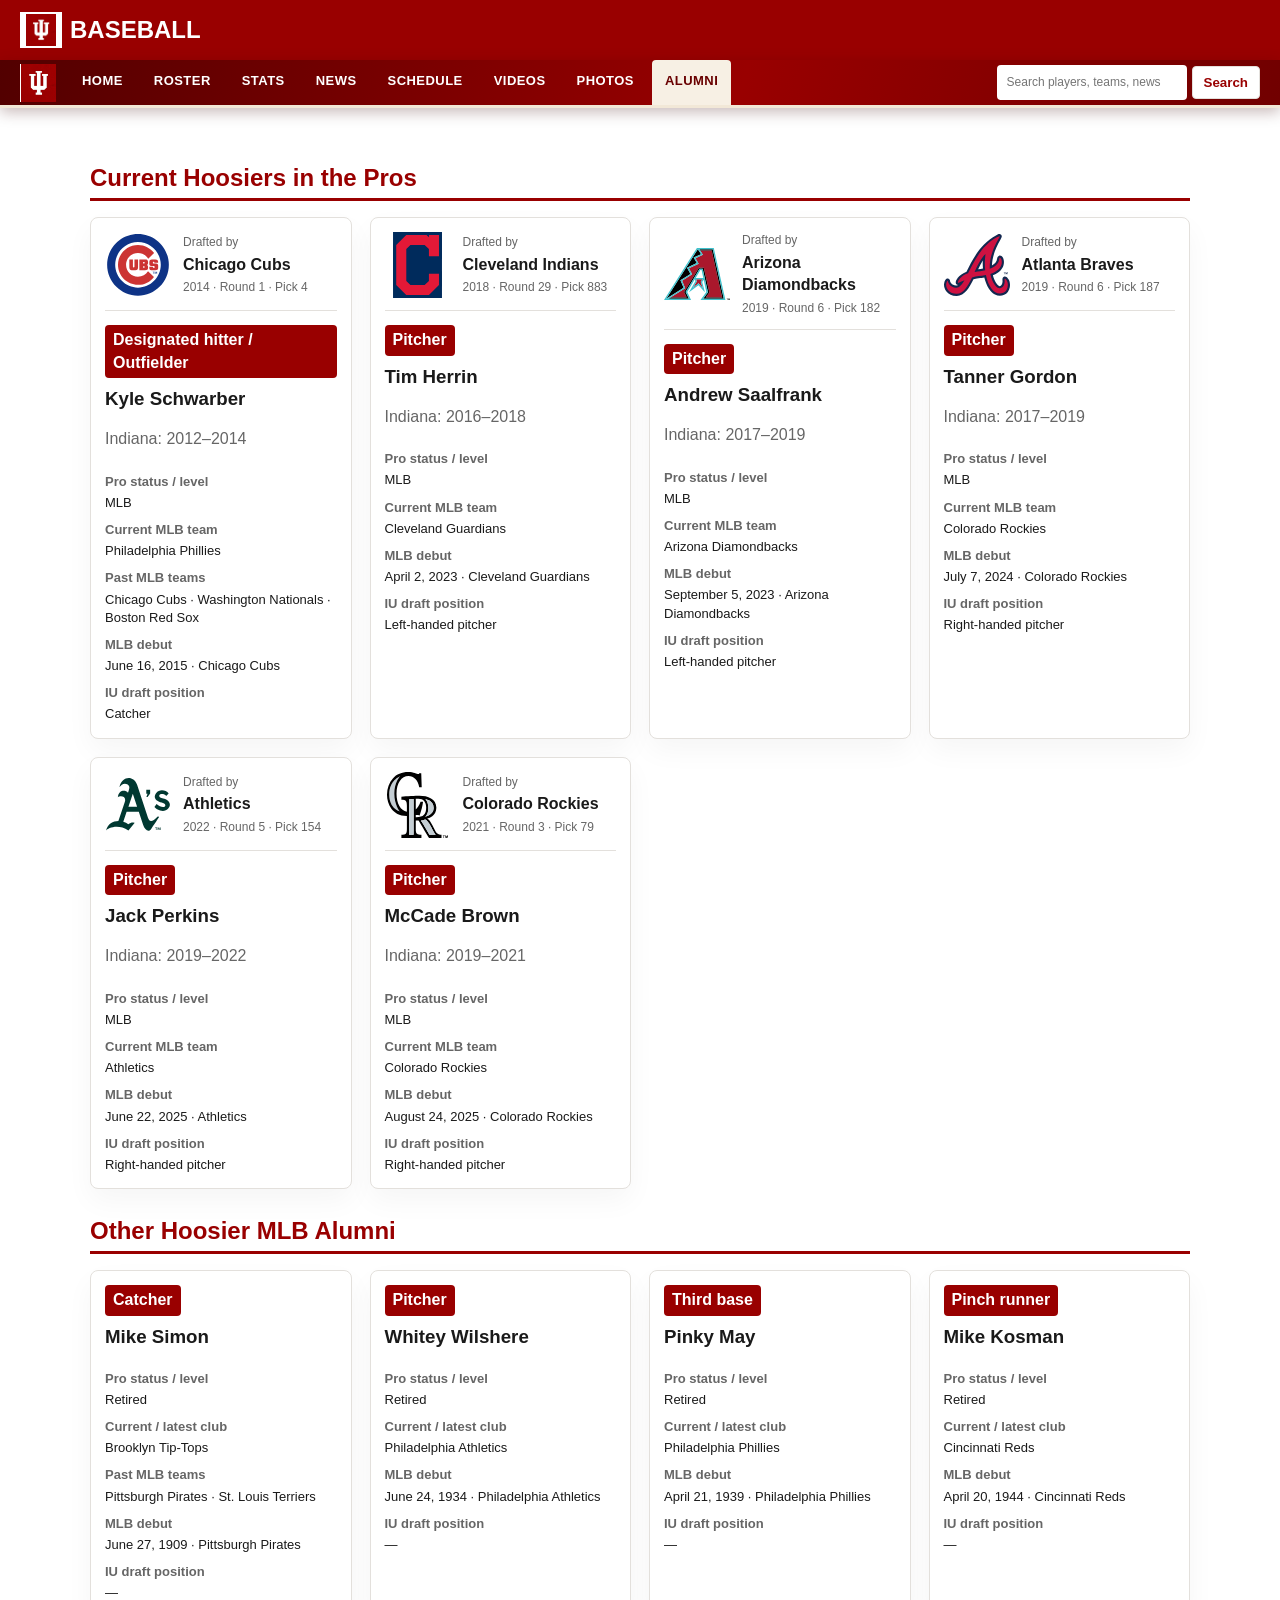
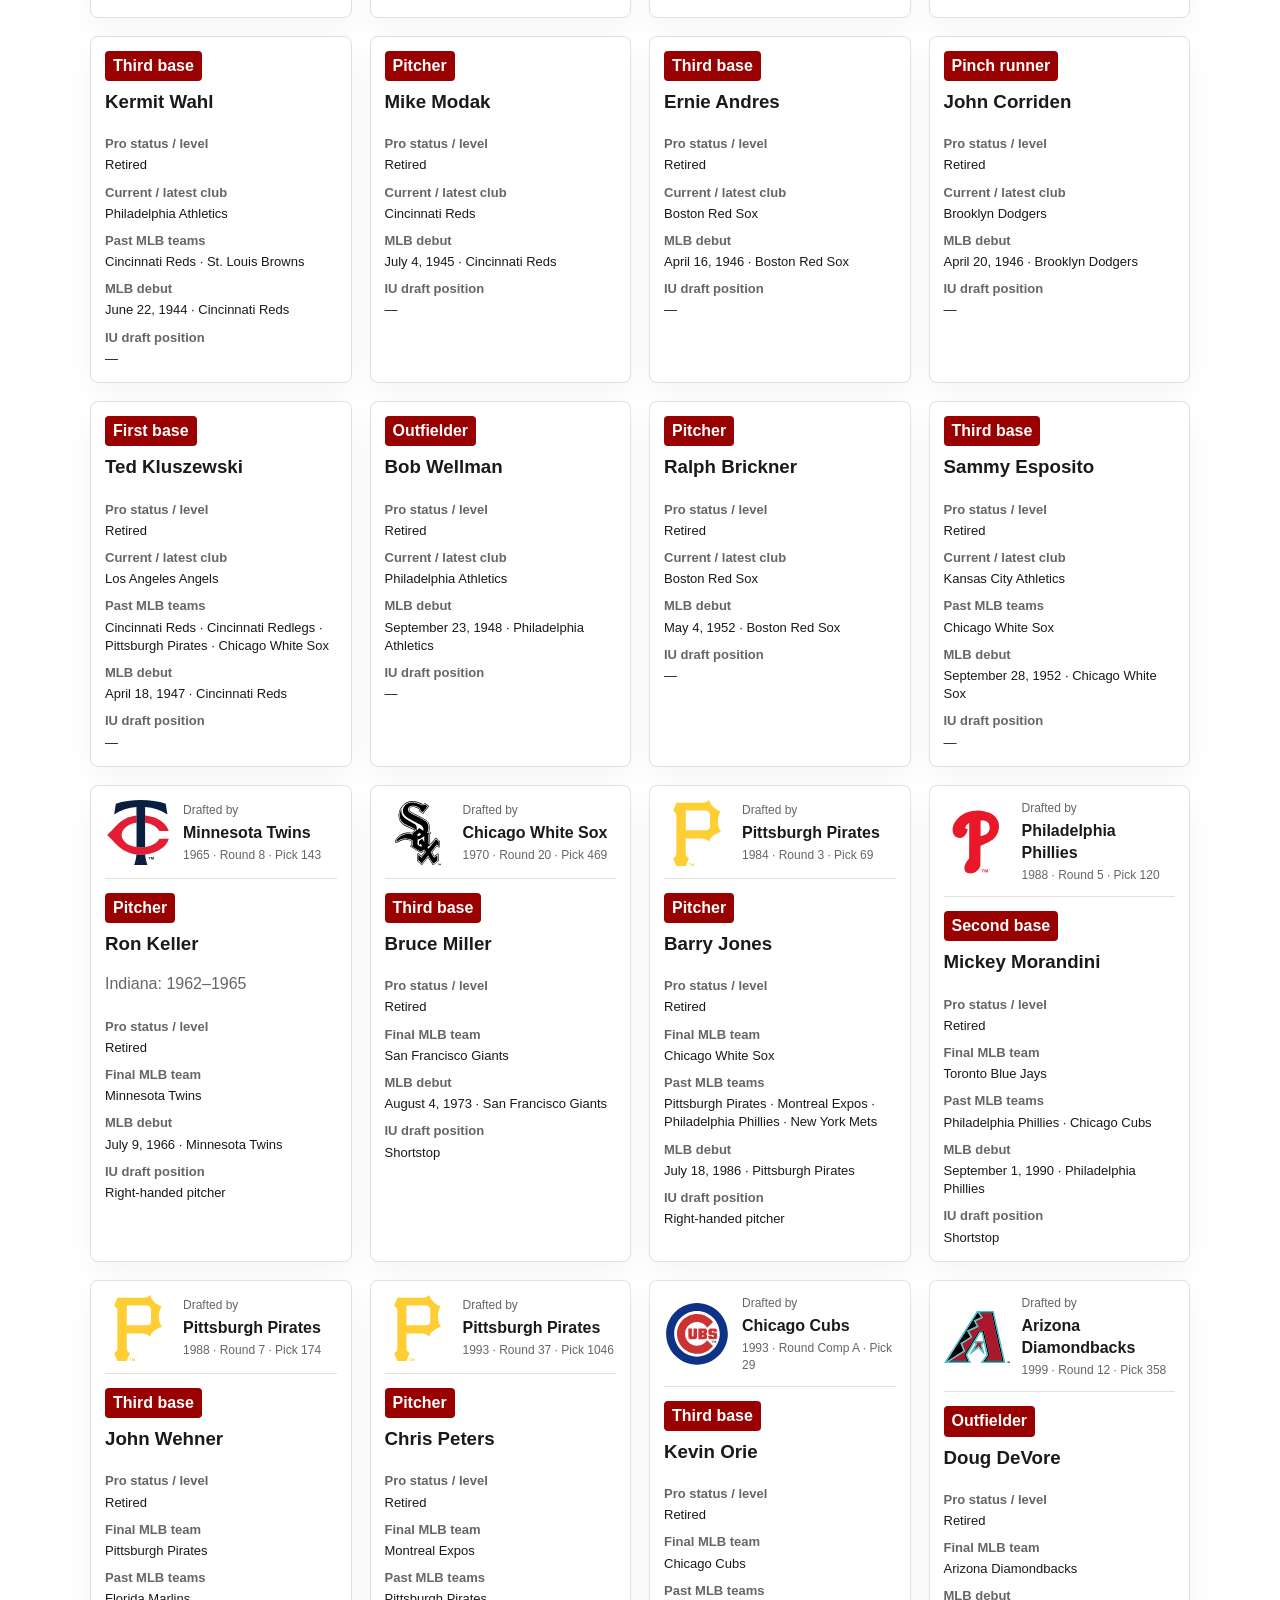
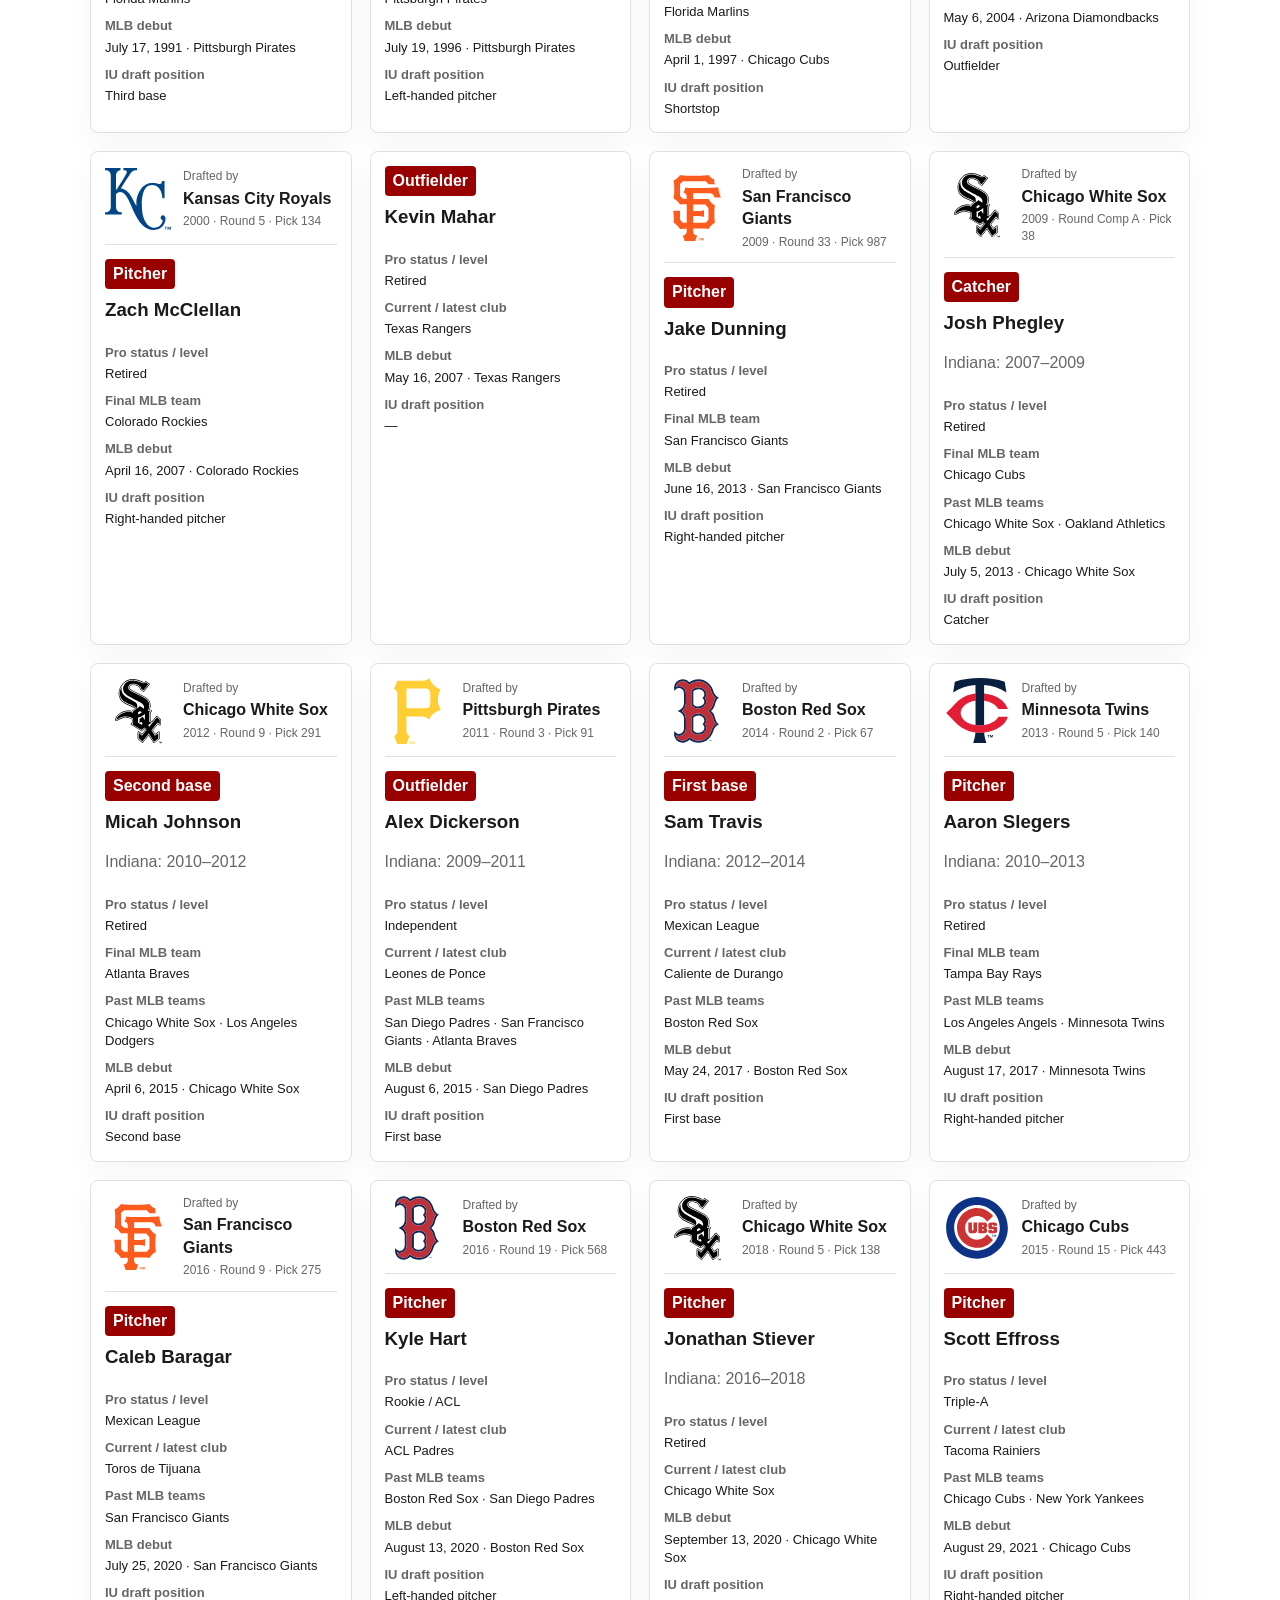
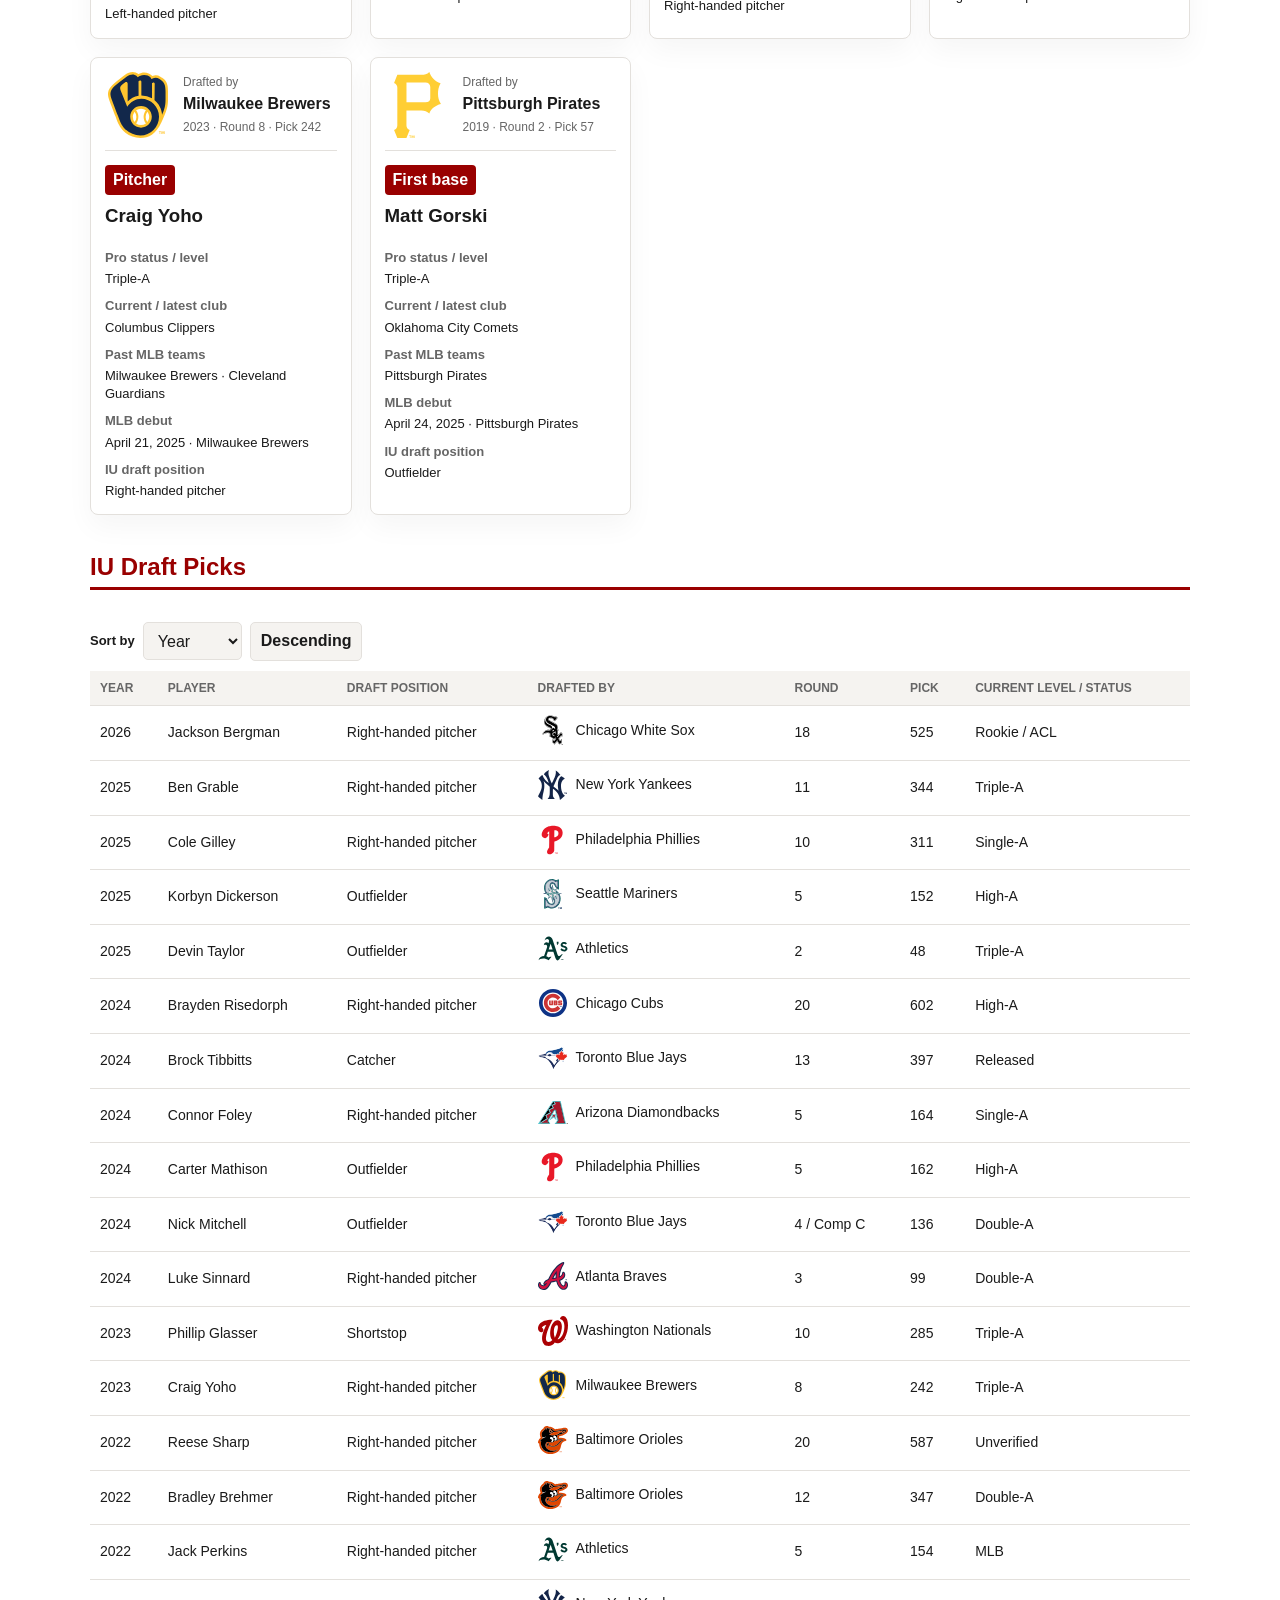
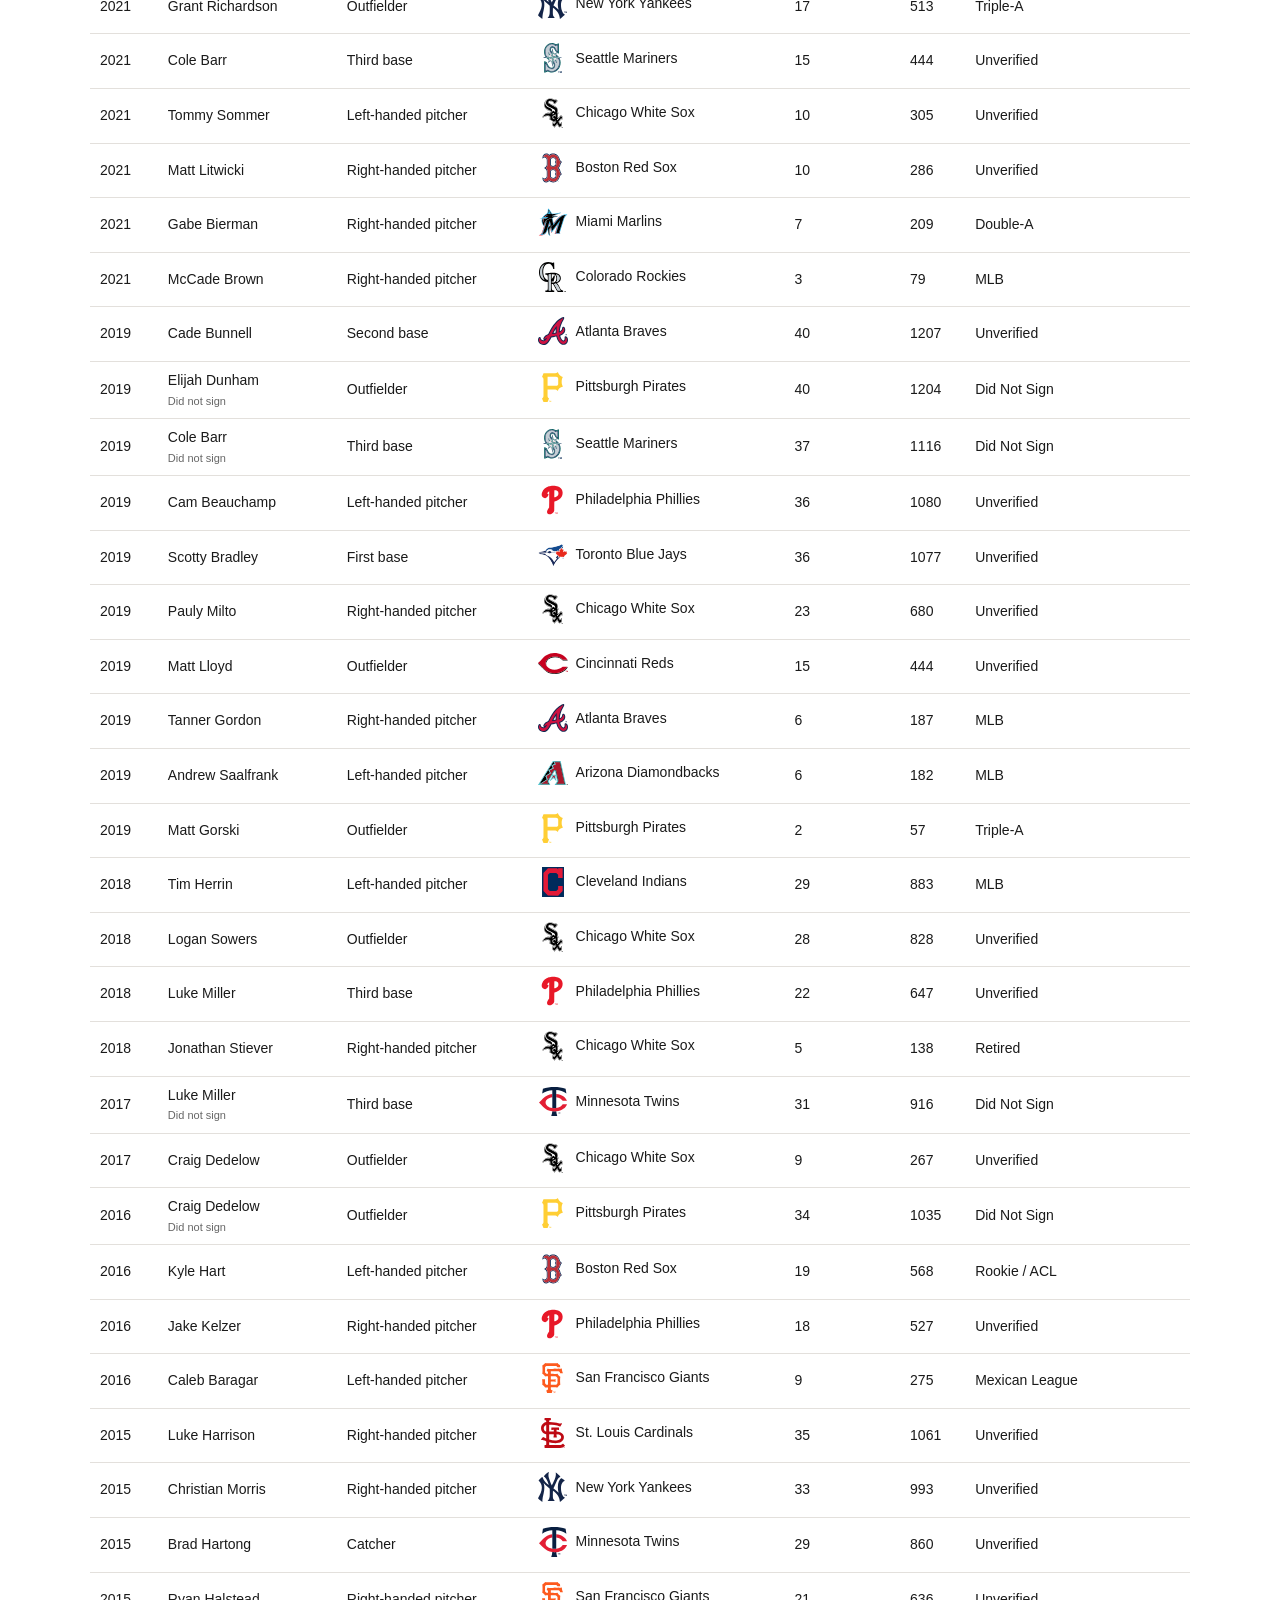
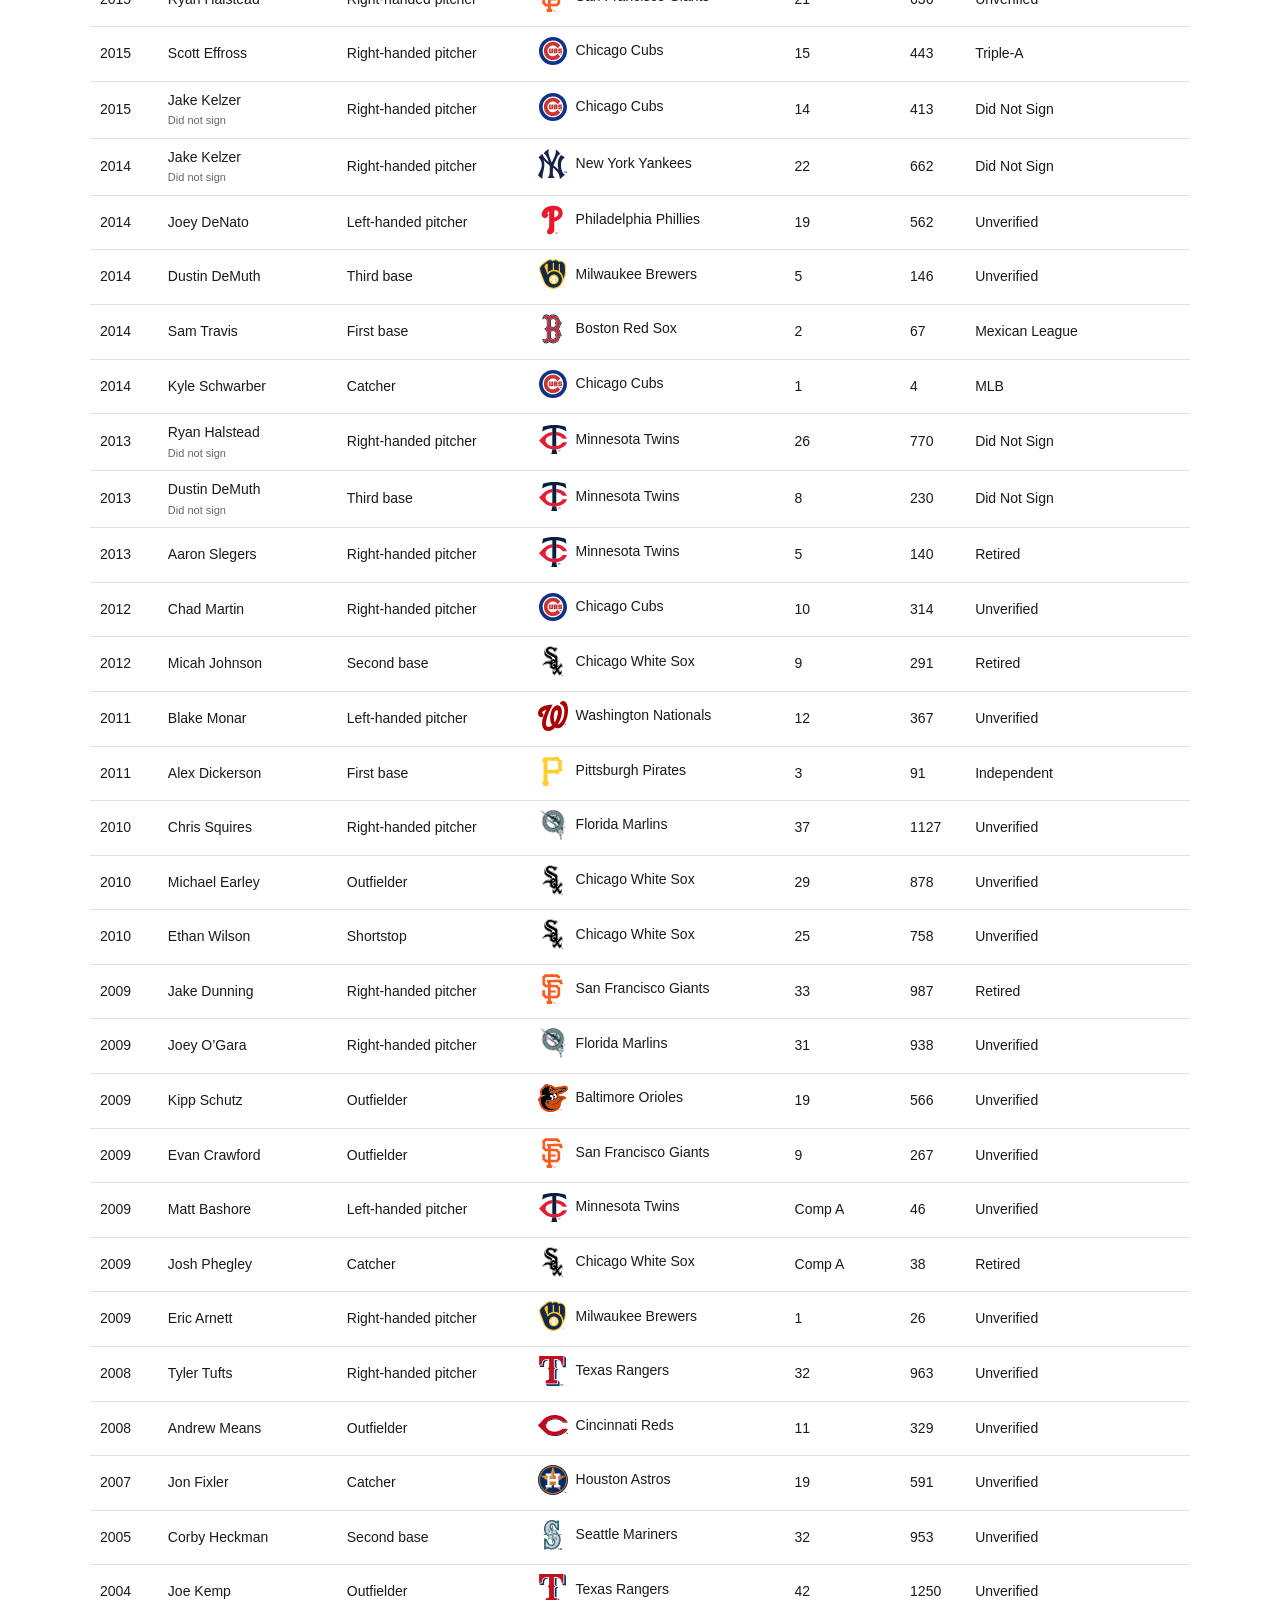
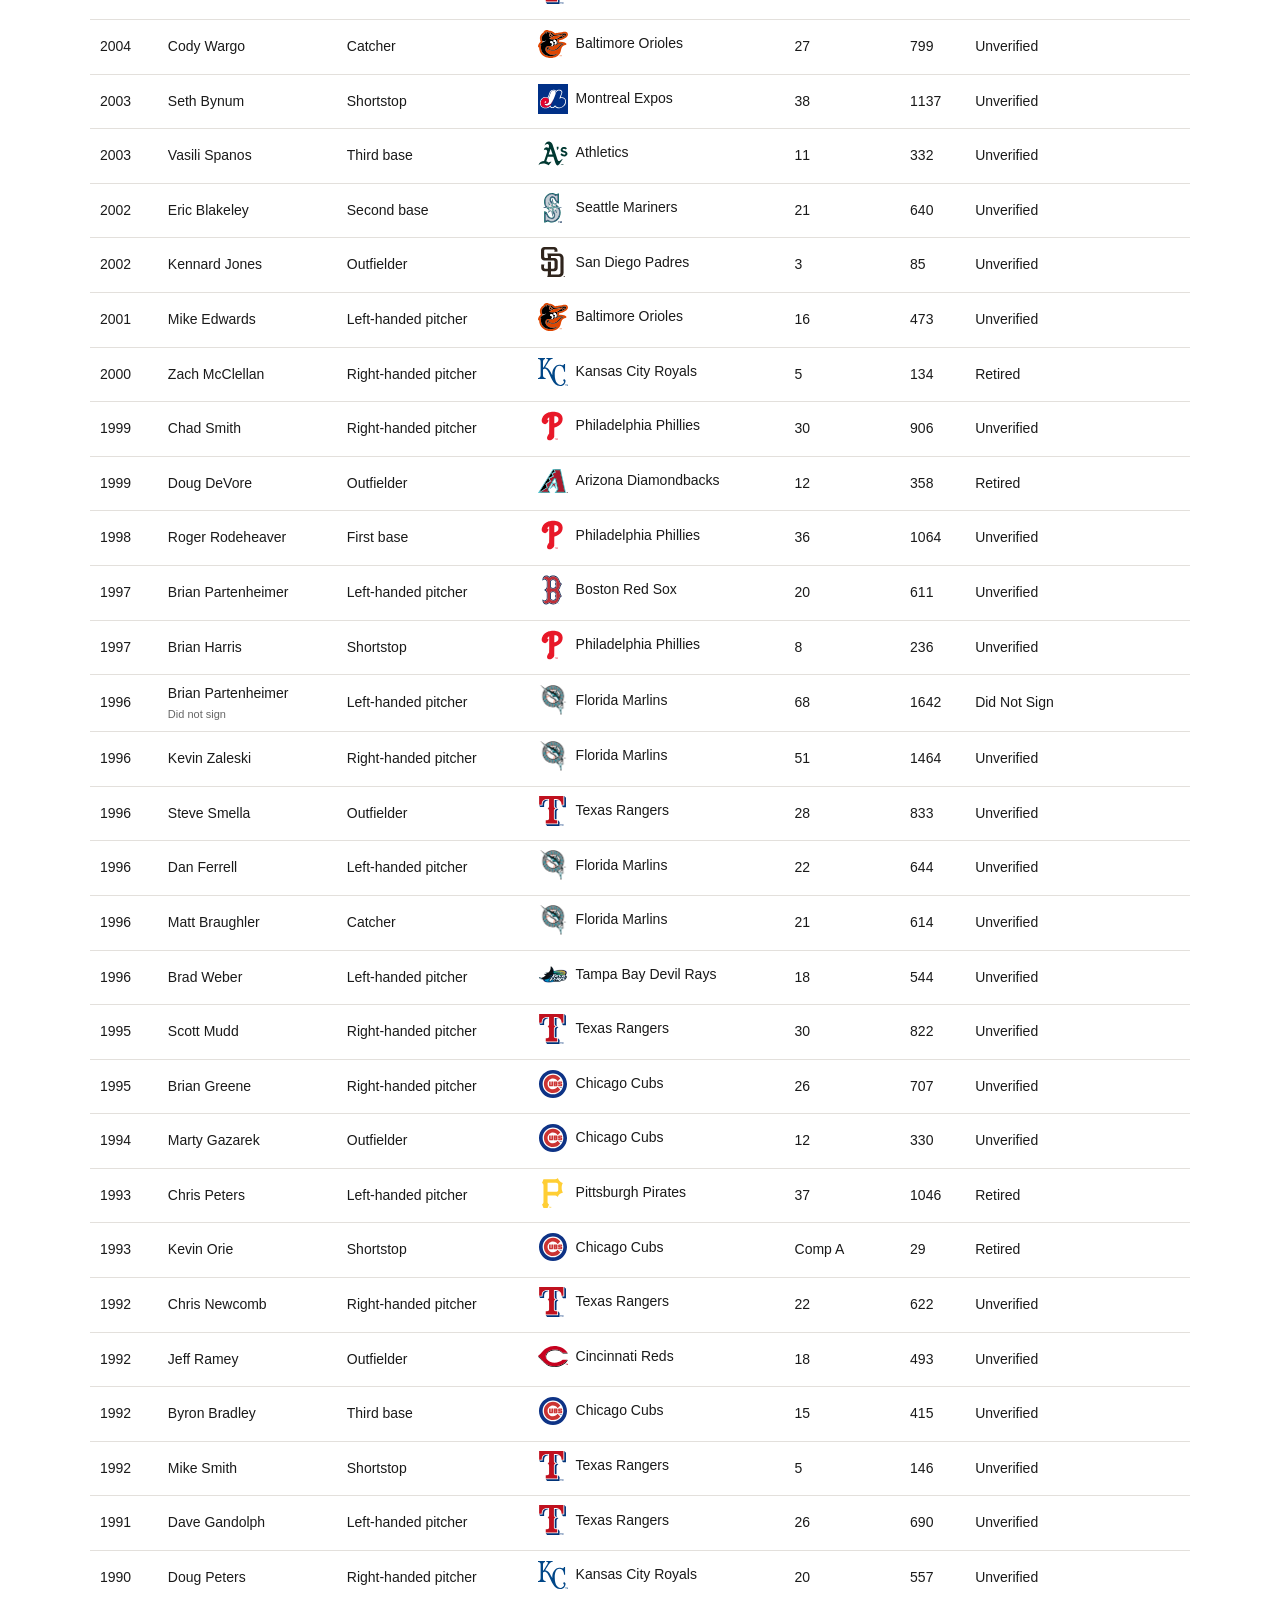
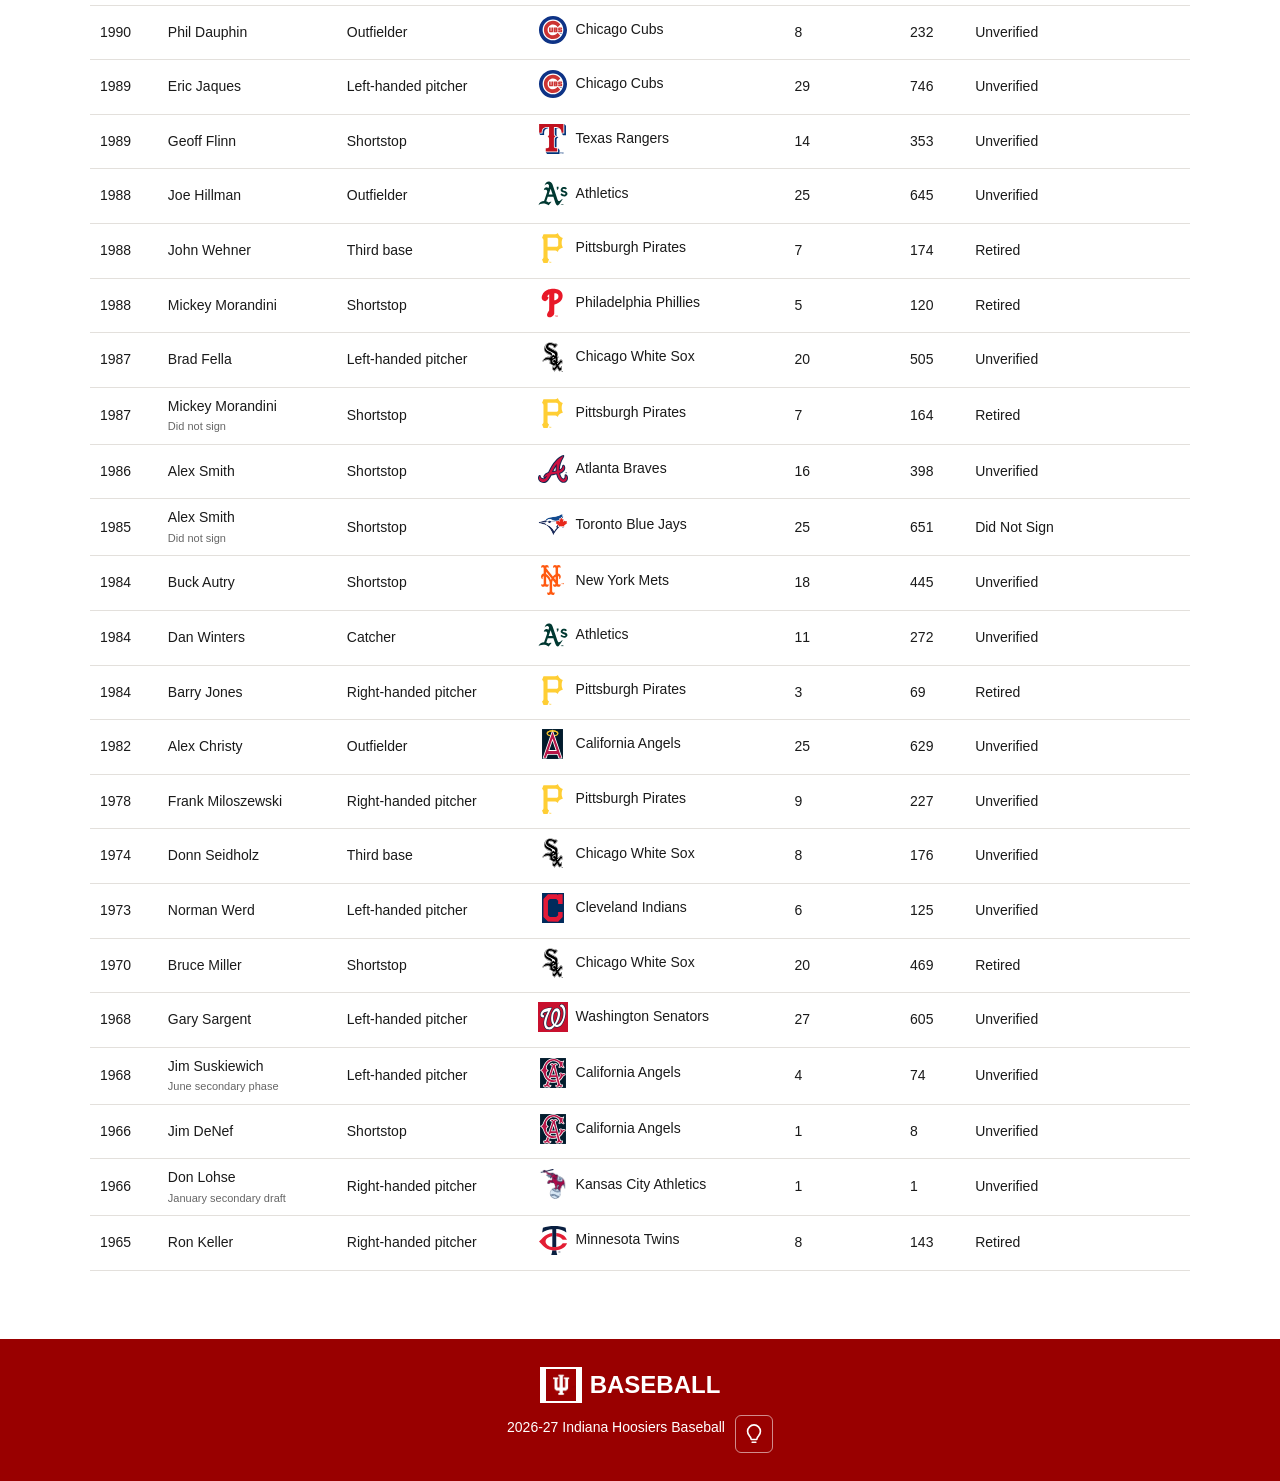
<file: Alumni.html>
<!DOCTYPE html>
<html lang="en"><head><meta charset="utf-8">
<meta name="viewport" content="width=device-width,initial-scale=1">
<title>IU Baseball - Alumni</title>
<link rel="stylesheet" href="style.css">
</head><body>
<header class="top"><a class="brand" href="index.html"><b><img src="images/iu-altius-logo.jpg" alt="IU"></b> BASEBALL</a></header>
<nav class="sub" aria-label="Main navigation"><a href="index.html">Home</a><a href="Roster.html">Roster</a><a href="Stats.html">Stats</a><a href="News.html">News</a><a href="Schedule.html">Schedule</a><a href="Videos.html">Videos</a><a href="Photos.html">Photos</a><form class="site-search" action="Search.html" role="search"><input type="search" name="q" placeholder="Search players, teams, news" aria-label="Search players, opponents, and articles"><button type="submit">Search</button></form></nav>
<main id="app" data-view="alumni"></main>
<footer><div class="brand" style="justify-content:center"><b><img src="images/iu-altius-logo.jpg" alt="IU"></b> BASEBALL</div>2026-27 Indiana Hoosiers Baseball</footer>
<script src="Data.js"></script>
<script src="DraftHistory.js"></script>
<script src="Render.js"></script>
<div class="modal-bg" id="modalBg"><div class="modal"><div class="mhead"><h3 id="mTitle"></h3><button class="mclose" onclick="closeModal()">&times;</button></div><div class="mbody" id="mBody"></div></div></div>
</body></html>
</file>
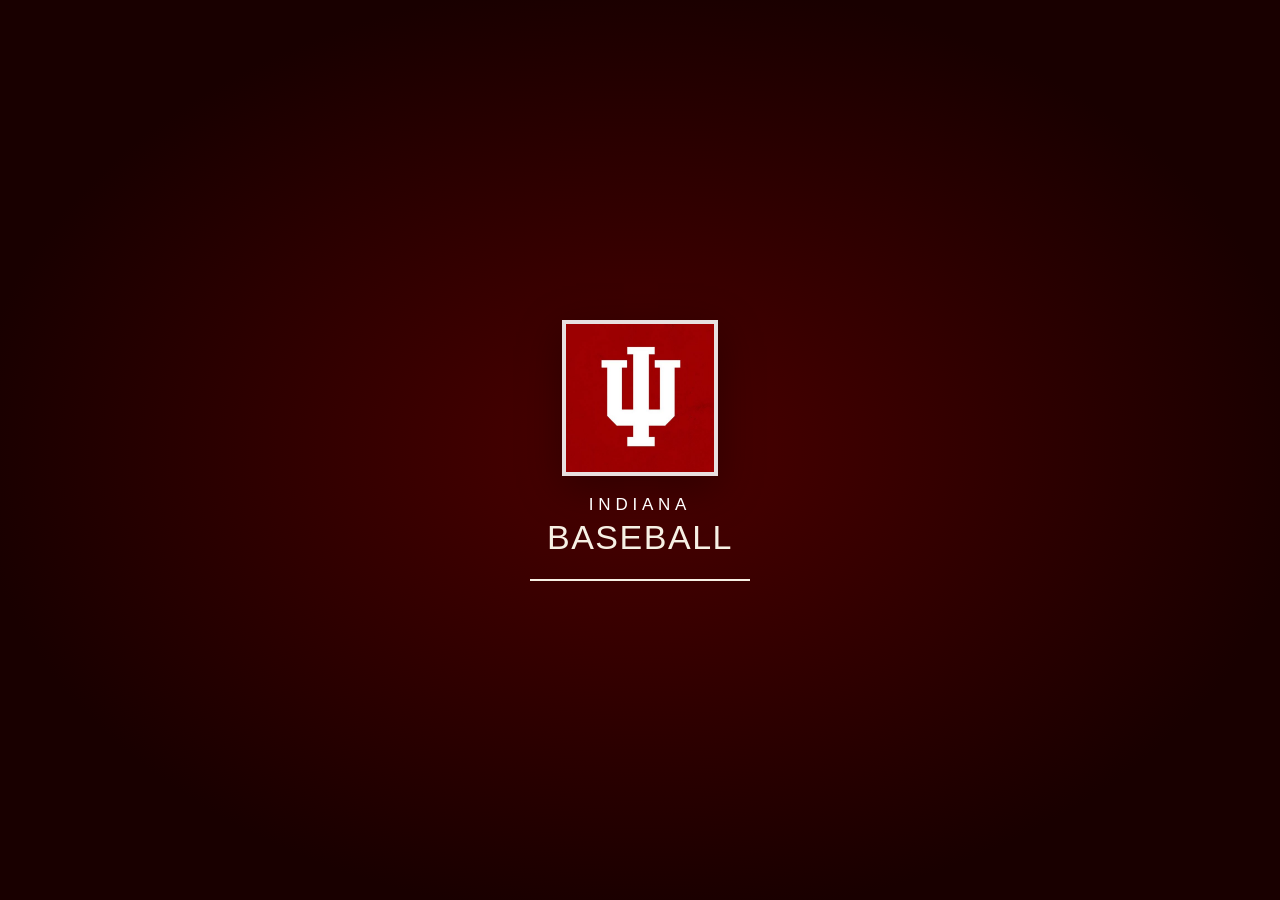
<file: Coach.html>
<!DOCTYPE html>
<html lang="en"><head><meta charset="utf-8">
<meta name="viewport" content="width=device-width,initial-scale=1">
<title>IU Baseball - Coach Profile</title>
<link rel="stylesheet" href="style.css">
</head><body>
<header class="top"><a class="brand" href="index.html"><b><img src="images/iu-altius-logo.jpg" alt="IU"></b> BASEBALL</a></header>
<nav class="sub" aria-label="Main navigation"><a href="index.html">Home</a><a href="Roster.html">Roster</a><a href="Stats.html">Stats</a><a href="News.html">News</a><a href="Schedule.html">Schedule</a><a href="Videos.html">Videos</a><a href="Photos.html">Photos</a><form class="site-search" action="Search.html" role="search"><input type="search" name="q" placeholder="Search players, teams, news" aria-label="Search players, opponents, and articles"><button type="submit">Search</button></form></nav>
<main id="app" data-view="coach"></main>
<footer><div class="brand" style="justify-content:center"><b><img src="images/iu-altius-logo.jpg" alt="IU"></b> BASEBALL</div>2026-27 Indiana Hoosiers Baseball</footer>
<script src="Data.js"></script>
<script src="Render.js"></script>
<div class="modal-bg" id="modalBg"><div class="modal"><div class="mhead"><h3 id="mTitle"></h3><button class="mclose" onclick="closeModal()">&times;</button></div><div class="mbody" id="mBody"></div></div></div>
</body></html>
</file>
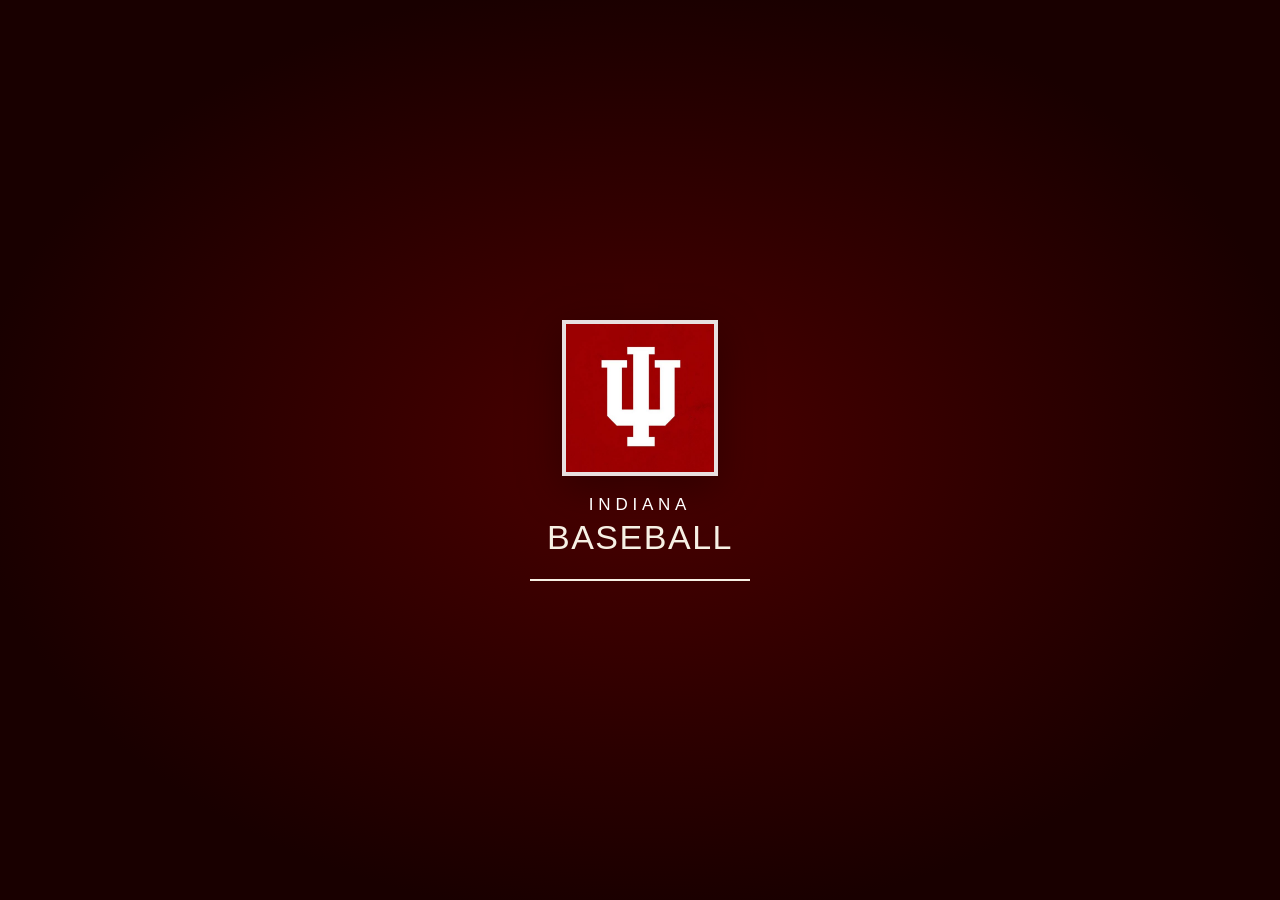
<file: Game.html>
<!DOCTYPE html>
<html lang="en"><head><meta charset="utf-8">
<meta name="viewport" content="width=device-width,initial-scale=1">
<title>IU Baseball - Game Preview</title>
<link rel="stylesheet" href="style.css">
</head><body>
<header class="top"><a class="brand" href="index.html"><b><img src="images/iu-altius-logo.jpg" alt="IU"></b> BASEBALL</a></header>
<nav class="sub" aria-label="Main navigation"><a href="index.html">Home</a><a href="Roster.html">Roster</a><a href="Stats.html">Stats</a><a href="News.html">News</a><a class="on" aria-current="page" href="Schedule.html">Schedule</a><a href="Videos.html">Videos</a><a href="Photos.html">Photos</a><form class="site-search" action="Search.html" role="search"><input type="search" name="q" placeholder="Search players, teams, news" aria-label="Search players, opponents, and articles"><button type="submit">Search</button></form></nav>
<main id="app" data-view="game"></main>
<footer><div class="brand" style="justify-content:center"><b><img src="images/iu-altius-logo.jpg" alt="IU"></b> BASEBALL</div>2026-27 Indiana Hoosiers Baseball</footer>
<script src="Data.js"></script>
<script src="Render.js"></script>
<div class="modal-bg" id="modalBg"><div class="modal"><div class="mhead"><h3 id="mTitle"></h3><button class="mclose" onclick="closeModal()">&times;</button></div><div class="mbody" id="mBody"></div></div></div>
</body></html>
</file>
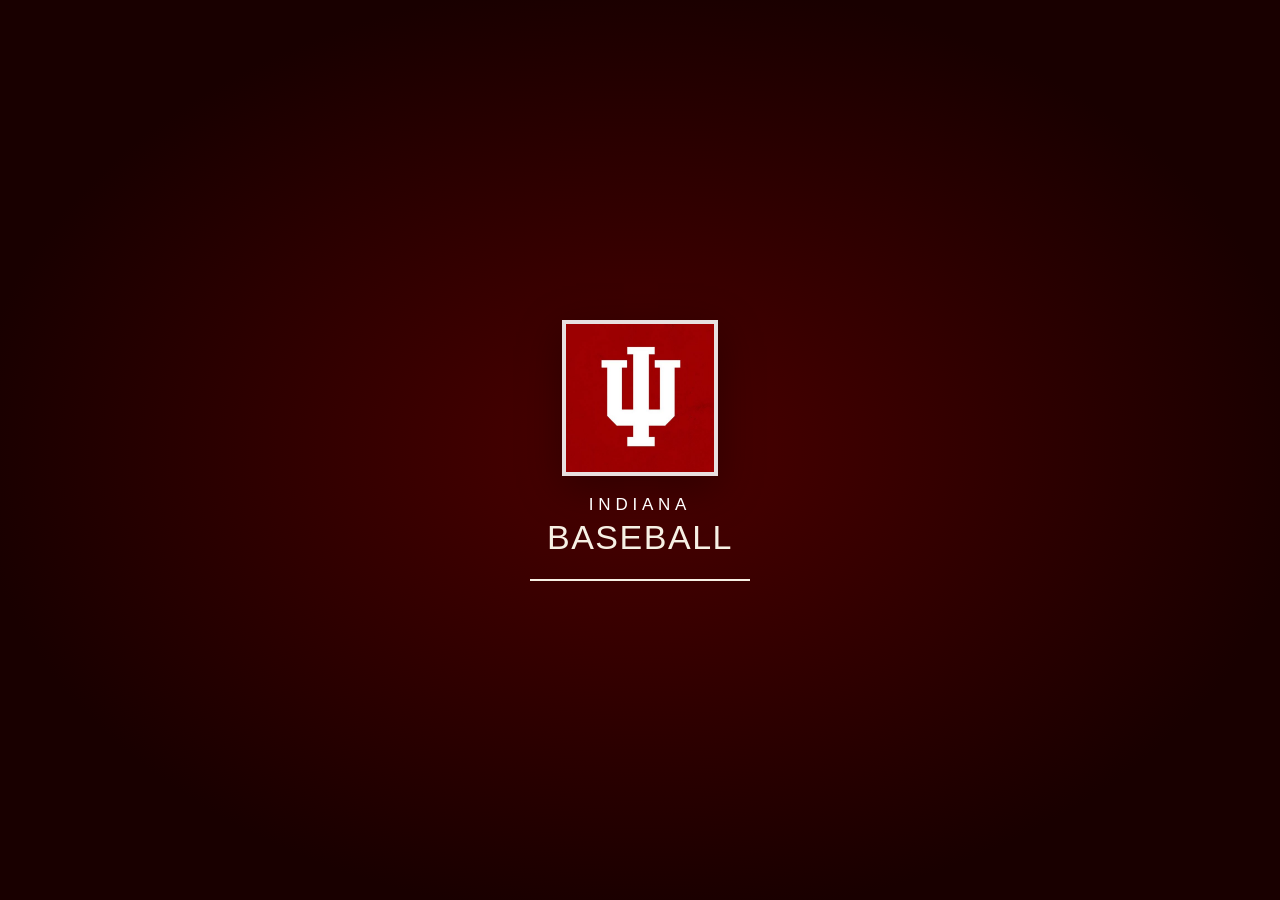
<file: Live-stats.html>
<!DOCTYPE html>
<html lang="en"><head><meta charset="utf-8">
<meta name="viewport" content="width=device-width,initial-scale=1">
<title>IU Baseball - Live Stats</title>
<link rel="stylesheet" href="style.css">
</head><body>
<header class="top"><a class="brand" href="index.html"><b><img src="images/iu-altius-logo.jpg" alt="IU"></b> BASEBALL</a></header>
<nav class="sub" aria-label="Main navigation"><a href="index.html">Home</a><a href="Roster.html">Roster</a><a href="Stats.html">Stats</a><a href="News.html">News</a><a href="Schedule.html">Schedule</a><a href="Videos.html">Videos</a><a href="Photos.html">Photos</a><form class="site-search" action="Search.html" role="search"><input type="search" name="q" placeholder="Search players, teams, news" aria-label="Search players, opponents, and articles"><button type="submit">Search</button></form></nav>
<main id="app" data-view="livestats"></main>
<footer><div class="brand" style="justify-content:center"><b><img src="images/iu-altius-logo.jpg" alt="IU"></b> BASEBALL</div>2026-27 Indiana Hoosiers Baseball</footer>
<script src="Data.js"></script>
<script src="Render.js"></script>
<div class="modal-bg" id="modalBg"><div class="modal"><div class="mhead"><h3 id="mTitle"></h3><button class="mclose" onclick="closeModal()">&times;</button></div><div class="mbody" id="mBody"></div></div></div>
</body></html>
</file>
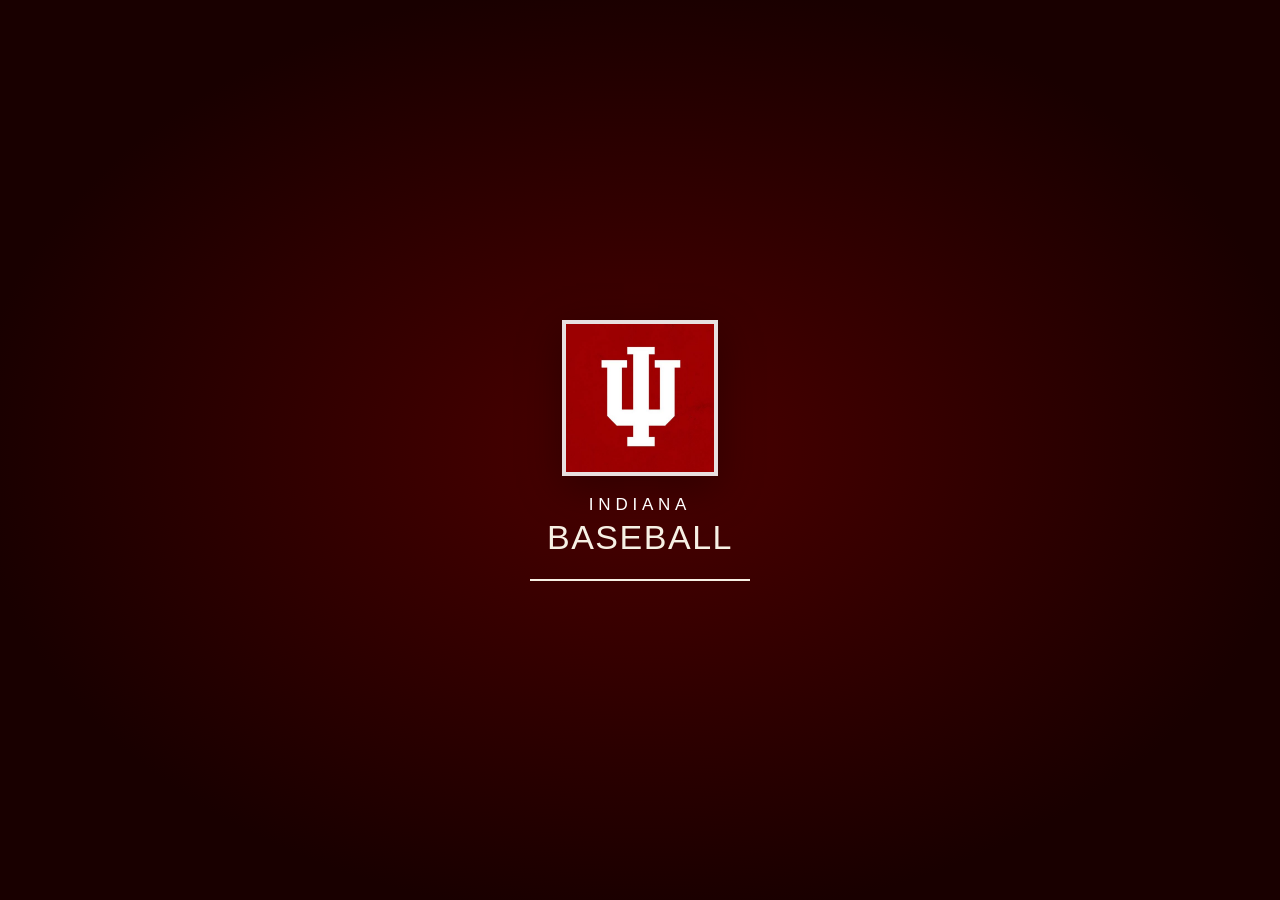
<file: Player.html>
<!DOCTYPE html>
<html lang="en"><head><meta charset="utf-8">
<meta name="viewport" content="width=device-width,initial-scale=1">
<title>IU Baseball - Player</title>
<link rel="stylesheet" href="style.css">
</head><body>
<header class="top"><a class="brand" href="index.html"><b><img src="images/iu-altius-logo.jpg" alt="IU"></b> BASEBALL</a></header>
<nav class="sub" aria-label="Main navigation"><a href="index.html">Home</a><a class="on" aria-current="page" href="Roster.html">Roster</a><a href="Stats.html">Stats</a><a href="News.html">News</a><a href="Schedule.html">Schedule</a><a href="Videos.html">Videos</a><a href="Photos.html">Photos</a><form class="site-search" action="Search.html" role="search"><input type="search" name="q" placeholder="Search players, teams, news" aria-label="Search players, opponents, and articles"><button type="submit">Search</button></form></nav>
<main id="app" data-view="player"></main>
<footer><div class="brand" style="justify-content:center"><b><img src="images/iu-altius-logo.jpg" alt="IU"></b> BASEBALL</div>2026-27 Indiana Hoosiers Baseball</footer>
<script src="Data.js"></script>
<script src="PlayerStats.js"></script>
<script src="PastRosters.js"></script>
<script src="Render.js"></script>
<div class="modal-bg" id="modalBg"><div class="modal"><div class="mhead"><h3 id="mTitle"></h3><button class="mclose" onclick="closeModal()">&times;</button></div><div class="mbody" id="mBody"></div></div></div>
</body></html>
</file>
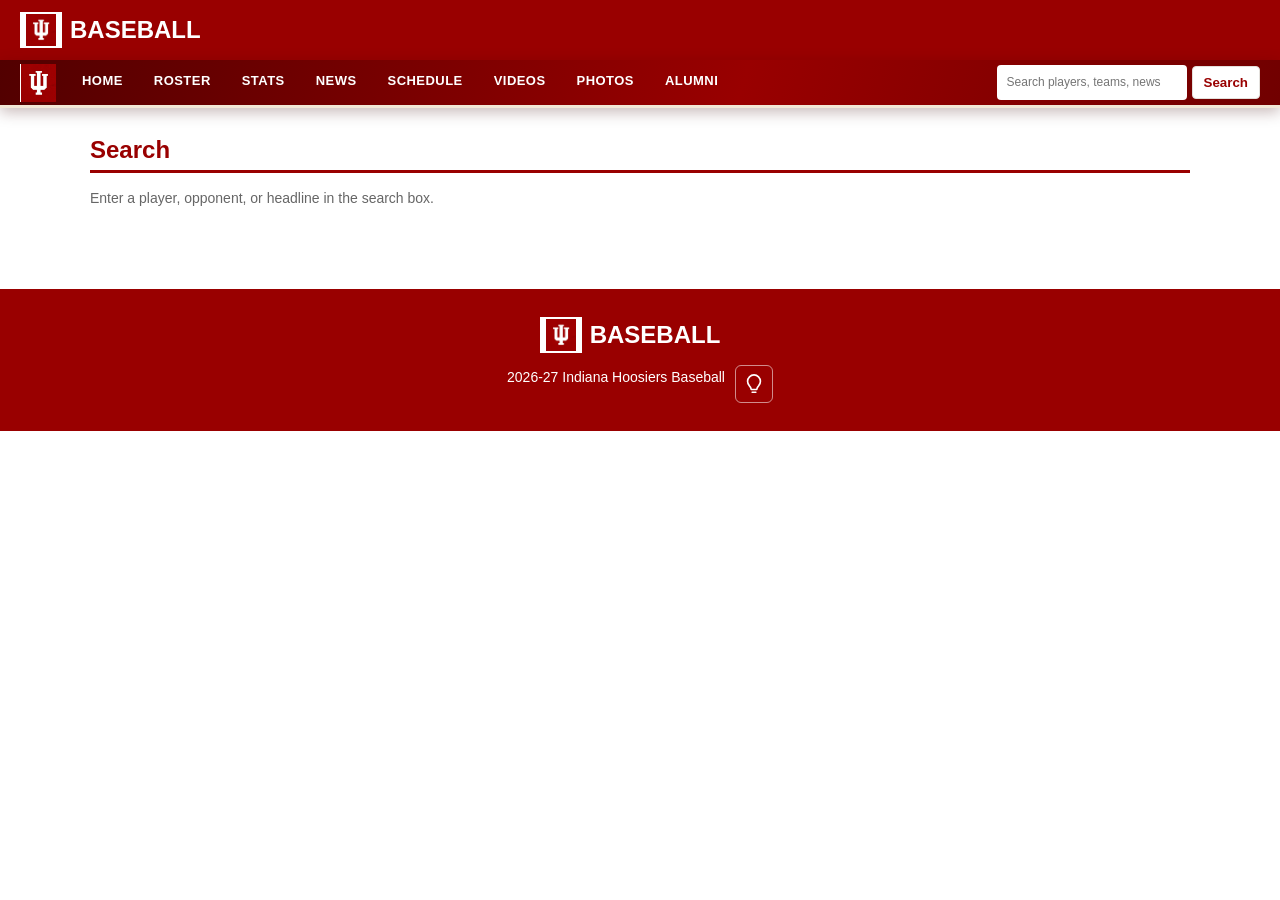
<file: Search.html>
<!DOCTYPE html>
<html lang="en"><head><meta charset="utf-8">
<meta name="viewport" content="width=device-width,initial-scale=1">
<title>IU Baseball - Search</title>
<link rel="stylesheet" href="style.css">
</head><body>
<header class="top"><a class="brand" href="index.html"><b><img src="images/iu-altius-logo.jpg" alt="IU"></b> BASEBALL</a></header>
<nav class="sub" aria-label="Main navigation"><a href="index.html">Home</a><a href="Roster.html">Roster</a><a href="Stats.html">Stats</a><a href="News.html">News</a><a href="Schedule.html">Schedule</a><a href="Videos.html">Videos</a><a href="Photos.html">Photos</a><form class="site-search" action="Search.html" role="search"><input type="search" name="q" placeholder="Search players, teams, news" aria-label="Search players, opponents, and articles"><button type="submit">Search</button></form></nav>
<main id="app" data-view="search"></main>
<footer><div class="brand" style="justify-content:center"><b><img src="images/iu-altius-logo.jpg" alt="IU"></b> BASEBALL</div>2026-27 Indiana Hoosiers Baseball</footer>
<script src="Data.js"></script>
<script src="Render.js"></script>
<div class="modal-bg" id="modalBg"><div class="modal"><div class="mhead"><h3 id="mTitle"></h3><button class="mclose" onclick="closeModal()">&times;</button></div><div class="mbody" id="mBody"></div></div></div>
</body></html>
</file>
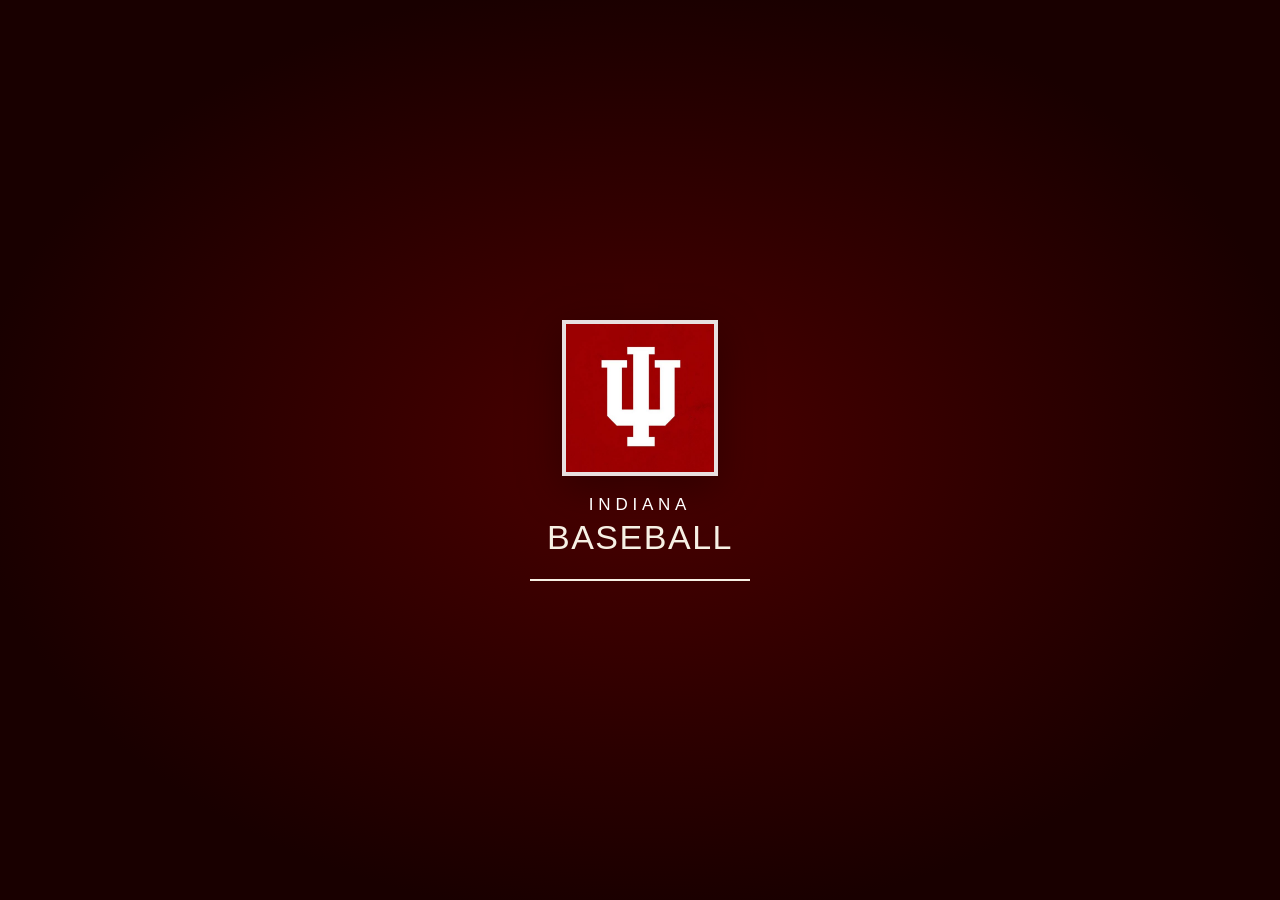
<file: Stats.html>
<!DOCTYPE html>
<html lang="en"><head><meta charset="utf-8">
<meta name="viewport" content="width=device-width,initial-scale=1">
<title>IU Baseball - Stats</title>
<link rel="stylesheet" href="style.css">
</head><body>
<header class="top"><a class="brand" href="index.html"><b><img src="images/iu-altius-logo.jpg" alt="IU"></b> BASEBALL</a></header>
<nav class="sub" aria-label="Main navigation"><a href="index.html">Home</a><a href="Roster.html">Roster</a><a class="on" aria-current="page" href="Stats.html">Stats</a><a href="News.html">News</a><a href="Schedule.html">Schedule</a><a href="Videos.html">Videos</a><a href="Photos.html">Photos</a><form class="site-search" action="Search.html" role="search"><input type="search" name="q" placeholder="Search players, teams, news" aria-label="Search players, opponents, and articles"><button type="submit">Search</button></form></nav>
<main id="app" data-view="stats"></main>
<footer><div class="brand" style="justify-content:center"><b><img src="images/iu-altius-logo.jpg" alt="IU"></b> BASEBALL</div>2026-27 Indiana Hoosiers Baseball</footer>
<script src="Data.js"></script>
<script src="PlayerStats.js"></script>
<script src="Render.js"></script>
<div class="modal-bg" id="modalBg"><div class="modal"><div class="mhead"><h3 id="mTitle"></h3><button class="mclose" onclick="closeModal()">&times;</button></div><div class="mbody" id="mBody"></div></div></div>
</body></html>
</file>
<file: style.css>
:root{--c:#990000;--d:#5c0000;--ink:#1a1a1a;--m:#666;--l:#e3e0dc;--s:#f5f3f0}

*{box-sizing:border-box}

body{
  margin:0;
  font-family:"Helvetica Neue",Arial,sans-serif;
  color:var(--ink);
  line-height:1.4;
}

a{
  color:inherit;
  text-decoration:none;
}

a:focus-visible{
  outline:3px solid #000;
  outline-offset:2px;
}

.top{
  background:var(--c);
  color:#fff;
  display:flex;
  align-items:center;
  padding:0 20px;
  height:60px;
  gap:8px;
}

.brand{
  font:700 24px/1 Impact,"Arial Narrow",sans-serif;
  display:flex;
  gap:8px;
  align-items:center;
  margin-right:20px;
}

.brand b{
  background:#fff;
  color:var(--c);
  padding:2px 6px;
  display:flex;
  align-items:center;
  justify-content:center;
}

.brand b img{
  display:block;
  width:30px;
  height:32px;
  object-fit:contain;
}

.top nav{
  display:flex;
  overflow-x:auto;
}

.top nav a{
  padding:20px 13px;
  font-weight:600;
  font-size:14px;
  white-space:nowrap;
}

.top nav a:hover{
  background:var(--d);
}

.sub{
  position:sticky;
  top:0;
  z-index:30;
  background:linear-gradient(105deg,#520000 0%,#990000 58%,#710000 100%);
  border-bottom:3px solid #f2e8d7;
  box-shadow:0 4px 14px rgba(56,0,0,.28);
  display:flex;
  align-items:center;
  gap:5px;
  padding:0 20px;
  overflow-x:auto;
  scrollbar-width:thin;
}

.sub .sp{
  font:700 21px Impact,"Arial Narrow",sans-serif;
  color:var(--c);
  margin-right:24px;
}

.sub:before{
  content:"";
  display:block;
  width:32px;
  height:34px;
  background:#fff url("images/iu-altius-logo.jpg") center/contain no-repeat;
  padding:2px;
  margin-right:8px;
  flex:none;
}

.sub a{
  padding:12px 13px;
  color:#fff;
  font-weight:700;
  font-size:13px;
  letter-spacing:.035em;
  text-transform:uppercase;
  border-bottom:3px solid transparent;
  border-radius:4px 4px 0 0;
  white-space:nowrap;
  transition:background .18s,color .18s,transform .18s;
}

.sub a:hover{
  background:rgba(255,255,255,.15);
  color:#fff;
  transform:translateY(-1px);
}

.sub a.on{
  color:#690000;
  background:#f7f0e4;
  border-bottom-color:#f7f0e4;
}

.wrap{
  max-width:1140px;
  margin:0 auto;
  padding:28px 20px;
}

h2{
  font:700 24px Impact,"Arial Narrow",sans-serif;
  color:var(--c);
  border-bottom:3px solid var(--c);
  padding-bottom:6px;
  margin:32px 0 16px;
}

h2:first-child{
  margin-top:0;
}

/* =========================
   HERO
   ========================= */

.hero{
  position:relative;
  height:440px;
  background:#f7f0e4;
  color:#fff;
  display:flex;
  align-items:flex-end;
  overflow:hidden;
}

.hero:after{
  content:"";
  position:absolute;
  z-index:1;
  inset:0;
  pointer-events:none;
  background:linear-gradient(transparent 42%,rgba(80,0,0,.88));
}

.hero .hero-image{
  position:absolute;
  inset:0;
  width:100%;
  height:100%;
  object-fit:contain;
  background:#f7f0e4;
  opacity:0;
  transition:opacity .8s ease;
}

.hero .hero-image.active{
  opacity:1;
}

.hero .hero-content{
  position:relative;
  z-index:2;
  padding:32px 20px 76px;
  max-width:1140px;
  margin:0 auto;
  width:100%;
}

.hero-slider{
  position:relative;
}

.tag{
  background:var(--c);
  padding:2px 8px;
  font-size:13px;
  font-weight:700;
  margin-right:8px;
}

.hero h1{
  font:700 clamp(26px,5vw,48px)/1.05 Impact,"Arial Narrow",sans-serif;
  margin:10px 0 0;
  max-width:min(800px,calc(100% - 120px));
}

.hero-controls{
  position:absolute;
  z-index:3;
  right:20px;
  bottom:12px;
  display:flex;
  align-items:center;
  gap:8px;
  padding:6px 8px;
  background:rgba(80,0,0,.82);
  border-radius:4px;
}

.hero-controls button{
  min-width:34px;
  height:32px;
  border:1px solid rgba(255,255,255,.55);
  background:transparent;
  color:#fff;
  font-weight:700;
  cursor:pointer;
}

.hero-controls button:hover,
.hero-controls button:focus-visible{
  background:var(--c);
}

.hero-dots{
  display:flex;
  align-items:center;
  gap:6px;
}

.hero-dots .story-dot{
  min-width:12px;
  width:12px;
  height:12px;
  border:0;
  border-radius:50%;
  padding:0;
  background:#aaa;
}

.hero-dots .story-dot.on{
  background:#fff;
  box-shadow:0 0 0 2px var(--c);
}

/* =========================
   GENERAL CARDS
   ========================= */

.grid{
  display:grid;
  gap:18px;
  grid-template-columns:repeat(auto-fill,minmax(250px,1fr));
}

.card img{
  width:100%;
  aspect-ratio:16/9;
  object-fit:contain;
  background:#f7f0e4;
  display:block;
}

.card h3{
  font-size:16px;
  margin:8px 0 2px;
}

.card:hover h3{
  color:var(--c);
}

.card small,
.date{
  color:var(--m);
  font-size:13px;
}

/* =========================
   GAMES
   ========================= */

.game{
  display:grid;
  grid-template-columns:110px 56px 1fr 130px;
  gap:12px;
  align-items:center;
  padding:10px 4px;
  border-bottom:1px solid var(--l);
}

.game img{
  width:48px;
  height:48px;
  object-fit:contain;
}

.game b{
  font-size:16px;
}

.game span{
  color:var(--m);
  font-size:13px;
  display:block;
}

.pill{
  background:var(--c);
  color:#fff;
  font-size:11px;
  padding:1px 6px;
  margin-left:6px;
  font-weight:700;
  font-style:normal;
}

/* =========================
   PLAYER / ROSTER CARDS
   ========================= */

.pl{
  text-align:center;
  display:block;
  position:relative;
  overflow:hidden;
  border:1px solid var(--l);
}

/*
   ALL roster cards use the exact same
   340px tall image area.
*/
.pl .ph-wrap{
  width:100%;
  height:340px;
  overflow:hidden;
  background:var(--s);
  display:flex;
  align-items:flex-start;
  justify-content:center;
  position:relative;
}

/*
   REAL PLAYER PHOTOS

   contain = don't crop the player
   center top = prioritize the player's
   head and hat at the top
*/
.pl img.ph{
  display:block;
  width:100%;
  height:100%;
  object-fit:cover;
  object-position:center 12%;
  transform:scale(1.05);
  transform-origin:center top;
  background:var(--s);
}

.top-row,
.team-stats-row{
  display:grid;
  gap:18px;
  grid-template-columns:1.2fr 1fr;
  margin:18px 0 8px;
}

.panel{
  background:#fff;
  border:1px solid var(--l);
  border-radius:12px;
  padding:16px 18px;
  box-shadow:0 12px 28px rgba(0,0,0,.04);
}

.panel h2{
  margin:0 0 12px;
  padding-bottom:6px;
  font-size:22px;
}

.mini-table{
  width:100%;
  border-collapse:collapse;
  font-size:13px;
}

.mini-table th,
.mini-table td{
  padding:8px 6px;
  border-bottom:1px solid var(--l);
  text-align:left;
}

.mini-table th{
  font-size:11px;
  text-transform:uppercase;
  letter-spacing:.08em;
  color:var(--m);
}

.mini-table .active td{
  background:rgba(153,0,0,.04);
  color:var(--c);
  font-weight:700;
}

.leaders-grid{
  display:grid;
  gap:10px;
}

.leader-item{
  display:flex;
  align-items:center;
  gap:10px;
  padding:8px 0;
  border-bottom:1px solid var(--l);
}

.leader-item:last-child{
  border-bottom:0;
}

.leader-item img{
  width:52px;
  height:52px;
  object-fit:cover;
  border-radius:50%;
  border:1px solid var(--l);
  background:var(--s);
}

.leader-item strong,
.leader-item span,
.leader-item b{
  display:block;
}

.leader-item span{
  color:var(--m);
  font-size:12px;
  text-transform:uppercase;
}

.leader-item b{
  color:var(--c);
  font-size:16px;
}

@media (max-width: 720px){
  .top-row,
  .team-stats-row,
  .two{
    grid-template-columns:1fr;
  }
}

.site-search{
  display:flex;
  align-items:center;
  gap:5px;
  margin-left:auto;
  padding:5px 0 5px 8px;
  flex:none;
}

.site-search input{
  width:190px;
  border:1px solid rgba(255,255,255,.4);
  border-radius:4px;
  background:#fff;
  padding:8px 9px;
  font:inherit;
  font-size:12px;
}

.site-search button,
.roster-filters button{
  border:1px solid #e3e0dc;
  background:#fff;
  color:var(--c);
  border-radius:4px;
  padding:8px 11px;
  font-weight:700;
  cursor:pointer;
}

.site-search button:hover,
.roster-filters button:hover,
.roster-filters button.on{
  background:#f2e8d7;
  color:var(--d);
}

.roster-filters{
  display:flex;
  flex-wrap:wrap;
  gap:8px;
}

.roster-grid{
  grid-template-columns:repeat(auto-fill,minmax(170px,1fr));
}

.pl[role="link"]{
  cursor:pointer;
}

.roster-grid .pl[hidden]{
  display:none;
}

.pl[role="link"]:focus-visible{
  outline:3px solid var(--c);
  outline-offset:3px;
}

.page-heading,
.section-heading{
  display:flex;
  align-items:center;
  justify-content:space-between;
  gap:12px;
}

.page-heading h2,
.section-heading h2{
  flex:1;
}

.season-control{
  display:flex;
  align-items:center;
  gap:8px;
  white-space:nowrap;
  font-size:13px;
  font-weight:700;
}

.season-control select{
  border:1px solid var(--l);
  border-radius:4px;
  background:#fff;
  padding:8px 10px;
  font:inherit;
}

.home-dashboard{
  display:grid;
  grid-template-columns:1.1fr .9fr;
  gap:18px;
  margin:18px 0;
}

.section-heading a,
.back-link{
  color:var(--c);
  font-weight:700;
  font-size:13px;
}

.empty-state{
  color:var(--m);
  font-size:14px;
  margin:12px 0;
}

.result-list{
  display:grid;
  gap:8px;
}

.result-card{
  display:flex;
  flex-direction:column;
  align-items:flex-start;
  gap:4px;
  width:100%;
  border:1px solid var(--l);
  border-radius:6px;
  background:#fff;
  padding:10px 12px;
  color:var(--ink);
  text-align:left;
  cursor:pointer;
}

.result-card:hover,
.search-results button:hover{
  border-color:var(--c);
  background:#fbf8f3;
}

.result-card span,
.result-card small{
  color:var(--m);
  font-size:12px;
}

.home-leaders{
  margin:18px 0;
}

.leaders-grid{
  grid-template-columns:repeat(auto-fit,minmax(150px,1fr));
}

.leader-item{
  color:inherit;
}

.leader-item:hover strong{
  color:var(--c);
}

.team-stats-row{
  margin:18px 0;
}

.team-stats-row>.panel{
  min-width:0;
}

.stats-table{
  width:100%;
  border-collapse:collapse;
  white-space:nowrap;
  font-size:13px;
}

.stats-table th,
.stats-table td{
  padding:8px 7px;
  border-bottom:1px solid var(--l);
  text-align:left;
}

.stats-table th button{
  border:0;
  background:none;
  color:var(--m);
  padding:0;
  font:700 11px Arial,sans-serif;
  cursor:pointer;
}

.stats-table th button:hover,
.stats-table td a{
  color:var(--c);
}

.table-scroll{
  max-width:100%;
  overflow-x:auto;
}

.empty-cell{
  color:var(--m);
  padding:12px !important;
}

.series-dates button{
  min-height:76px;
  padding:10px 12px;
  border:0;
  background:#fff;
  text-align:left;
  cursor:pointer;
}

.series-dates .game-date{
  min-width:0;
  padding:8px;
  border-right:1px solid var(--l);
}

.series-dates .game-date:last-child{
  border-right:0;
}

.series-dates .game-preview{
  width:100%;
  min-height:58px;
  padding:2px;
}

.series-dates button:hover{
  background:#fbf8f3;
}

.series-dates .game-calendar{
  width:100%;
  min-height:0;
  padding:4px 2px 0;
  color:var(--c);
  font-size:11px;
  font-weight:700;
}

.series-dates button b,
.series-dates button span,
.series-dates button small{
  display:block;
}

.series-dates button small{
  color:var(--c);
  font-size:11px;
  margin-top:5px;
}

.game-detail dl,
.profile-bio dl{
  display:grid;
  grid-template-columns:minmax(120px,.7fr) 1fr;
  gap:8px 14px;
}

.game-detail dt,
.profile-bio dt{
  color:var(--m);
  font-weight:700;
}

.game-detail dd,
.profile-bio dd{
  margin:0;
}

.game-preview-page{
  max-width:900px;
}

.game-preview-page>.back-link{
  display:inline-block;
  margin-bottom:18px;
  color:var(--c);
  font-weight:700;
}

.game-preview-card{
  overflow:hidden;
  border:1px solid var(--l);
  border-radius:14px;
  background:var(--page-bg,#fff);
  box-shadow:0 12px 34px rgba(30,0,0,.1);
}

.game-preview-hero{
  position:relative;
  padding:28px clamp(20px,5vw,42px) 32px;
  background:linear-gradient(125deg,#690000 0%,#990000 62%,#ba1414 100%);
  color:#fff;
}

.game-preview-meta{
  display:flex;
  flex-wrap:wrap;
  gap:6px 18px;
  color:rgba(255,255,255,.8);
  font-size:13px;
  font-weight:700;
}

.game-preview-badge{
  position:absolute;
  top:24px;
  right:clamp(20px,5vw,42px);
  padding:6px 10px;
  border:1px solid rgba(255,255,255,.45);
  border-radius:999px;
  color:#fff;
  font-size:11px;
  font-weight:800;
  letter-spacing:.06em;
  text-transform:uppercase;
}

.game-preview-hero h2{
  display:flex;
  flex-wrap:wrap;
  align-items:center;
  gap:10px 16px;
  margin:36px 0 0;
  padding:0;
  border:0;
  color:#fff;
  font:700 clamp(30px,6vw,52px)/1 Impact,"Arial Narrow",sans-serif;
}

.game-preview-versus{
  color:#f7d9bd;
  font:700 14px/1 Arial,sans-serif;
  letter-spacing:.12em;
}

.game-facts{
  display:grid;
  grid-template-columns:repeat(2,minmax(0,1fr));
  gap:12px;
  margin:0;
  padding:clamp(18px,4vw,32px);
}

.game-facts>div{
  min-width:0;
  padding:16px 18px;
  border:1px solid var(--l);
  border-radius:9px;
  background:var(--s);
}

.game-facts dt{
  margin:0 0 8px;
  color:var(--m);
  font-size:11px;
  font-weight:800;
  letter-spacing:.09em;
  text-transform:uppercase;
}

.game-facts dd{
  margin:0;
  color:var(--ink);
  font-size:16px;
  font-weight:700;
}

.game-lineups{
  padding:0 clamp(18px,4vw,32px) 28px;
}

.game-lineups-heading{
  display:flex;
  flex-wrap:wrap;
  align-items:flex-end;
  justify-content:space-between;
  gap:8px 18px;
  margin-bottom:14px;
}

.game-lineups-heading>div>span{
  color:var(--m);
  font-size:11px;
  font-weight:800;
  letter-spacing:.1em;
  text-transform:uppercase;
}

.game-lineups-heading h3{
  margin:3px 0 0;
  color:var(--c);
  font:700 26px/1.1 Impact,"Arial Narrow",sans-serif;
}

.game-lineups-heading p{
  margin:0;
  color:var(--m);
  font-size:12px;
}

.lineups-grid{
  display:grid;
  grid-template-columns:repeat(2,minmax(0,1fr));
  gap:14px;
}

.lineup-team{
  min-width:0;
  overflow:hidden;
  border:1px solid var(--l);
  border-radius:10px;
  background:var(--page-bg,#fff);
}

.lineup-team h4{
  margin:0;
  padding:13px 16px;
  background:var(--s);
  color:var(--c);
  font:700 20px/1.1 Impact,"Arial Narrow",sans-serif;
}

.lineup-starter{
  display:flex;
  flex-wrap:wrap;
  justify-content:space-between;
  gap:6px 12px;
  padding:12px 16px;
  border-bottom:2px solid var(--c);
  background:color-mix(in srgb,var(--c) 6%,var(--page-bg,#fff));
}

.lineup-starter span{
  color:var(--m);
  font-size:12px;
  font-weight:700;
}

.lineup-starter strong{
  font-size:13px;
}

.lineup-team ol{
  margin:0;
  padding:0;
  list-style:none;
}

.lineup-team li{
  display:grid;
  grid-template-columns:28px minmax(0,1fr) auto;
  align-items:center;
  gap:8px;
  min-height:38px;
  padding:6px 12px;
  border-bottom:1px solid var(--l);
}

.lineup-team li:last-child{
  border-bottom:0;
}

.lineup-team li>span{
  display:grid;
  width:24px;
  height:24px;
  place-items:center;
  border-radius:50%;
  background:var(--s);
  color:var(--c);
  font-size:11px;
  font-weight:800;
}

.lineup-team li b{
  overflow:hidden;
  font-size:12px;
  text-overflow:ellipsis;
  white-space:nowrap;
}

.lineup-team li small{
  color:var(--m);
  font-size:10px;
}

.game-preview-note{
  margin:0 32px 22px;
  color:var(--m);
  font-size:13px;
}

.game-preview-actions{
  padding:0 clamp(18px,4vw,32px) 28px;
}

html[data-theme="dark"] .game-preview-card{
  background:#222;
  box-shadow:0 12px 34px rgba(0,0,0,.3);
}

html[data-theme="dark"] .game-facts>div{
  background:#292929;
}

html[data-theme="dark"] .lineup-team{
  background:#222;
}

html[data-theme="dark"] .lineup-starter{
  background:color-mix(in srgb,var(--c) 14%,#222);
}

@media(max-width:540px){
  .game-preview-badge{
    position:static;
    display:inline-block;
    margin-top:16px;
  }

  .game-preview-hero h2{
    margin-top:22px;
  }

  .game-facts{
    grid-template-columns:1fr;
    gap:9px;
  }

  .game-facts>div{
    padding:13px 15px;
  }

  .lineups-grid{
    grid-template-columns:1fr;
  }

  .game-preview-note{
    margin:0 18px 20px;
  }
}

.button-link{
  display:inline-block;
  border-radius:4px;
  background:var(--c);
  color:#fff;
  padding:9px 13px;
  font-weight:700;
}

.player-profile{
  display:grid;
  grid-template-columns:minmax(220px,.8fr) 1.2fr;
  gap:18px;
  margin:16px 0;
}

.profile-photo{
  width:100%;
  max-height:480px;
  object-fit:cover;
  object-position:center 8%;
  border-radius:10px;
  background:#fff;
}

.profile-bio h2{
  margin-top:0;
}

.profile-number{
  display:inline-block;
  color:#fff;
  background:var(--c);
  border-radius:4px;
  padding:4px 8px;
  font-weight:700;
}

.profile-stats,
.player-profile~.panel{
  margin:18px 0;
}

.search-results{
  display:grid;
  gap:8px;
  margin-bottom:20px;
}

.search-results button{
  border:1px solid var(--l);
  border-radius:5px;
  background:#fff;
  color:var(--ink);
  padding:12px;
  text-align:left;
  cursor:pointer;
}

@media (max-width: 720px){
  .home-dashboard,
  .player-profile{
    grid-template-columns:1fr;
  }

  .profile-photo{
    max-height:420px;
  }

  .site-search input{
    width:150px;
  }

  .page-heading{
    align-items:flex-start;
    flex-direction:column;
  }
}

/*
   IU LOGO FALLBACK

   Takes up the FULL 340px photo section
   instead of being limited to a small
   logo in the middle.
*/
.pl img.iulogo,
.pl .iulogo{
  display:block;
  width:100%;
  height:100%;
  max-width:none;
  max-height:none;
  object-fit:contain;
  object-position:center center;
  background:#fff;
  padding:0;
  margin:0;
}

/* Non-image placeholder */
.ph{
  background:linear-gradient(160deg,var(--c),var(--d));
  color:#fff;
  display:flex;
  flex-direction:column;
  align-items:center;
  justify-content:center;
  font:700 44px Impact,sans-serif;
  position:relative;
  width:100%;
  height:100%;
}

.ph small{
  font:600 13px Arial;
  opacity:.8;
}

.ph i{
  position:absolute;
  top:6px;
  left:8px;
  font:700 18px Arial;
  font-style:normal;
}

.pl h3{
  font-size:15px;
  margin:8px 0 0;
}

.pl p{
  margin:2px 0;
  font-size:13px;
  color:var(--m);
}

.pl .meta{
  padding:8px 6px;
}

/* Player hover overlay */

.pl .ov{
  position:absolute;
  inset:0;
  background:rgba(0,0,0,.72);
  display:flex;
  flex-direction:column;
  align-items:center;
  justify-content:center;
  gap:8px;
  opacity:0;
  transition:opacity .15s;
}

.pl:hover .ov,
.pl:focus-within .ov{
  opacity:1;
}

.ov button{
  background:#fff;
  color:var(--c);
  border:0;
  font-weight:700;
  font-size:12px;
  padding:6px 14px;
  cursor:pointer;
}

.ov button:hover{
  background:var(--s);
}

/* =========================
   COACHES
   ========================= */

.co{
  display:flex;
  gap:14px;
  align-items:center;
}

.co img{
  width:70px;
  height:95px;
  object-fit:contain;
}

.note{
  background:var(--s);
  border-left:4px solid var(--c);
  padding:10px 14px;
  font-size:13px;
  color:var(--m);
  margin-top:24px;
}

.two{
  display:grid;
  gap:28px;
  grid-template-columns:2fr 1fr;
}

/* =========================
   SCHEDULE
   ========================= */

.schedule-filters{
  display:flex;
  flex-wrap:wrap;
  gap:8px;
  margin:18px 0 8px;
}

.schedule-filters button{
  border:1px solid var(--l);
  background:#fff;
  color:var(--ink);
  padding:8px 14px;
  font-weight:700;
  cursor:pointer;
}

.schedule-filters button:hover,
.schedule-filters button.on{
  background:var(--c);
  border-color:var(--c);
  color:#fff;
}

.schedule-count{
  font-size:13px;
  color:var(--m);
  margin:8px 0 14px;
}

.schedule-grid{
  display:grid;
  grid-template-columns:repeat(2,minmax(0,1fr));
  gap:14px;
}

.series{
  border:1px solid var(--l);
  background:#fff;
}

.series-head{
  display:flex;
  align-items:center;
  gap:12px;
  padding:12px;
  border-bottom:1px solid var(--l);
}

.series-head img{
  width:52px;
  height:52px;
  object-fit:contain;
  flex:none;
}

.series-head div{
  min-width:0;
  flex:1;
}

.series-head h3{
  margin:0;
  font-size:16px;
}

.series-head p{
  margin:3px 0 0;
  color:var(--m);
  font-size:12px;
}

.series-badge{
  background:var(--s);
  color:var(--c);
  font-size:11px;
  font-weight:700;
  padding:4px 7px;
}

.series-dates{
  display:grid;
  grid-template-columns:repeat(auto-fit,minmax(94px,1fr));
}

.series-dates div{
  padding:10px 12px;
  border-right:1px solid var(--l);
}

.series-dates div:last-child{
  border-right:0;
}

.series-dates b,
.series-dates span{
  display:block;
}

.series-dates b{
  font-size:13px;
}

.series-dates span{
  color:var(--m);
  font-size:12px;
  margin-top:2px;
}

/* =========================
   FOOTER
   ========================= */

footer{
  background:var(--c);
  color:#fff;
  text-align:center;
  padding:28px 20px;
  font-size:14px;
  margin-top:40px;
}

/* =========================
   COUNTDOWN
   ========================= */

.countdown{
  background:linear-gradient(135deg,var(--d),var(--c));
  color:#fff;
  padding:22px 20px;
  display:flex;
  flex-wrap:wrap;
  gap:24px;
  align-items:center;
  justify-content:space-between;
  margin-bottom:8px;
}

.countdown h3{
  margin:0 0 4px;
  font:700 16px/1.2 Impact,"Arial Narrow",sans-serif;
}

.countdown .opp{
  font-size:14px;
  opacity:.9;
}

.cd-nums{
  display:flex;
  gap:14px;
}

.cd-nums div{
  text-align:center;
  min-width:54px;
}

.cd-nums b{
  display:block;
  font:700 28px/1 Impact,sans-serif;
}

.cd-nums span{
  font-size:11px;
  opacity:.85;
  text-transform:uppercase;
}

/* =========================
   MODAL
   ========================= */

.modal-bg{
  position:fixed;
  inset:0;
  background:rgba(0,0,0,.6);
  display:none;
  align-items:center;
  justify-content:center;
  z-index:50;
  padding:20px;
}

.modal-bg.open{
  display:flex;
}

.modal{
  background:var(--bg,#fff);
  max-width:520px;
  width:100%;
  max-height:85vh;
  overflow:auto;
  position:relative;
  color:var(--ink);
}

.modal .mhead{
  background:var(--c);
  color:#fff;
  padding:16px 20px;
  display:flex;
  justify-content:space-between;
  align-items:center;
}

.modal .mhead h3{
  margin:0;
  font:700 20px Impact,"Arial Narrow",sans-serif;
}

.modal .mclose{
  background:none;
  border:0;
  color:#fff;
  font-size:22px;
  cursor:pointer;
  line-height:1;
}

.modal .mbody{
  padding:18px 20px;
}

.modal table{
  width:100%;
  border-collapse:collapse;
  margin-top:8px;
}

.modal td,
.modal th{
  padding:6px 8px;
  border-bottom:1px solid var(--l);
  text-align:left;
  font-size:14px;
}

.tabs{
  display:flex;
  gap:4px;
  margin-bottom:10px;
}

.tabs button{
  flex:1;
  padding:8px;
  border:1px solid var(--l);
  background:var(--s);
  font-weight:700;
  font-size:13px;
  cursor:pointer;
}

.tabs button.on{
  background:var(--c);
  color:#fff;
  border-color:var(--c);
}

.tabpane{
  display:none;
}

.tabpane.on{
  display:block;
}

/* =========================
   LIVE SCORE
   ========================= */

.ls-board{
  border:1px solid var(--l);
}

.ls-head{
  background:var(--c);
  color:#fff;
  padding:10px 16px;
  font-weight:700;
}

.ls-status{
  padding:14px 16px;
  color:var(--m);
  font-size:14px;
}

table.linescore{
  width:100%;
  border-collapse:collapse;
  font-size:13px;
}

table.linescore th,
table.linescore td{
  border:1px solid var(--l);
  padding:6px 8px;
  text-align:center;
}

table.linescore td:first-child,
table.linescore th:first-child{
  text-align:left;
}

/* =========================
   BLOG
   ========================= */

.blog-entry{
  display:flex;
  gap:14px;
  padding:14px 0;
  border-bottom:1px solid var(--l);
}

.blog-entry b{
  color:var(--c);
  min-width:70px;
  display:inline-block;
}

/* =========================
   PHOTO GRID
   ========================= */

.photo-grid{
  display:grid;
  gap:10px;
  grid-template-columns:repeat(auto-fill,minmax(220px,1fr));
}

.photo-grid img{
  width:100%;
  aspect-ratio:4/3;
  object-fit:contain;
  background:#f7f0e4;
  cursor:pointer;
}

/* =========================
   LIVE UPDATE
   ========================= */

.live-update{
  display:flex;
  gap:14px;
  align-items:center;
  margin:18px 0;
  padding:14px 16px;
  background:#f7f0e4;
  border-left:4px solid var(--c);
}

.live-badge{
  flex:none;
  background:var(--c);
  color:#fff;
  font-size:12px;
  font-weight:800;
  letter-spacing:.08em;
  padding:5px 8px;
}

.live-update div{
  flex:1;
}

.live-update p{
  margin:3px 0 0;
  font-size:13px;
}

.live-update>a{
  color:var(--c);
  font-weight:700;
  white-space:nowrap;
}

.live-update>a:hover{
  text-decoration:underline;
}

/* =========================
   RESPONSIVE
   ========================= */

@media(max-width:800px){

  .two{
    grid-template-columns:1fr;
  }

  .game{
    grid-template-columns:80px 44px 1fr;
  }

  .game .t{
    display:none;
  }

  .hero{
    height:320px;
  }

  .schedule-grid{
    grid-template-columns:1fr;
  }
}

@media(max-width:540px){

  .sub{
    padding:0 8px;
  }
}

  .schedule-title{
    display:flex;
    align-items:flex-end;
    justify-content:space-between;
    gap:18px;
    padding:8px 0 18px;
  }

  .schedule-title h2,
  .stats-page .page-heading h2{
    margin:4px 0 6px;
  }

  .schedule-title p{
    margin:0;
    color:var(--m);
  }

  .schedule-eyebrow{
    color:var(--m);
    font-size:12px;
    font-weight:700;
    letter-spacing:.1em;
    text-transform:uppercase;
  }

  .schedule-countdown-link{
    padding:9px 14px;
    border:1px solid var(--l);
    border-radius:6px;
    color:var(--c);
    font-weight:700;
    white-space:nowrap;
  }

  .schedule-page .countdown-compact{
    min-height:0;
    padding:15px 20px;
    margin:0 0 24px;
    gap:12px;
    border-radius:10px;
    box-shadow:0 10px 22px rgba(92,0,0,.13);
  }

  .schedule-page .countdown-compact>div:first-child{
    min-width:0;
    flex:1;
  }

  .schedule-page .countdown-compact h3{
    font-size:19px;
  }

  .schedule-page .countdown-compact .cd-nums{
    gap:8px;
  }

  .schedule-page .countdown-compact .cd-nums div{
    min-width:42px;
  }

  .schedule-page .countdown-compact .cd-nums b{
    font-size:26px;
  }

  .schedule-season-heading{
    display:flex;
    align-items:baseline;
    justify-content:space-between;
    gap:12px;
    margin:20px 0 10px;
  }

  .schedule-season-heading h3{
    margin:0;
    font:700 21px Impact,"Arial Narrow",sans-serif;
  }

  .schedule-season-heading span{
    color:var(--m);
    font-size:13px;
  }

  .schedule-page .schedule-filters{
    padding:12px;
    margin:0;
    border:1px solid var(--l);
    border-radius:8px 8px 0 0;
    background:#faf9f7;
  }

  .schedule-page .schedule-count{
    margin:0;
    padding:8px 12px;
    border:1px solid var(--l);
    border-top:0;
    border-radius:0 0 8px 8px;
  }

  .schedule-page .schedule-grid{
    grid-template-columns:repeat(3,minmax(0,1fr));
    gap:16px;
    margin-top:18px;
  }

  .schedule-page .series{
    overflow:hidden;
    border:1px solid #ded9d3;
    border-radius:10px;
    box-shadow:0 6px 18px rgba(0,0,0,.045);
    transition:transform .16s ease,box-shadow .16s ease;
  }

  .schedule-page .series:hover{
    transform:translateY(-2px);
    box-shadow:0 11px 24px rgba(0,0,0,.09);
  }

  .schedule-page .series-head{
    min-height:92px;
    padding:13px;
    background:linear-gradient(110deg,#fff 0%,#faf8f5 100%);
  }

  .schedule-page .series-head img{
    width:58px;
    height:58px;
  }

  .schedule-page .series-head h3{
    font-size:17px;
  }

  .schedule-page .series-badge{
    flex:none;
    border-radius:999px;
    padding:5px 9px;
  }

  .schedule-page .series-dates{
    grid-template-columns:repeat(auto-fit,minmax(100px,1fr));
  }

  .schedule-page .series-dates button{
    width:100%;
    min-width:0;
    padding:2px;
    border-right:0;
  }

  .schedule-page .series-dates .game-date{
    padding:8px;
    border-right:1px solid var(--l);
  }

  .schedule-page .series-dates button:last-child{
    border-right:0;
  }

  .schedule-page .series-dates button b{
    font-size:13px;
  }

  .schedule-page .series-dates button span{
    color:var(--m);
    font-size:12px;
  }

  .coach-card{
    min-height:116px;
    border:1px solid var(--l);
    border-radius:8px;
    padding:10px;
    color:inherit;
    transition:border-color .15s ease,transform .15s ease,box-shadow .15s ease;
  }

  .coach-card:hover{
    border-color:var(--c);
    transform:translateY(-2px);
    box-shadow:0 8px 18px rgba(0,0,0,.08);
  }

  .coach-card .coach-link{
    display:block;
    margin-top:7px;
    color:var(--c);
    font-size:12px;
    font-weight:700;
  }

  .coach-profile{
    display:grid;
    grid-template-columns:minmax(220px,.72fr) 1.28fr;
    gap:24px;
    margin-top:18px;
    padding:22px;
  }

  .coach-profile>img{
    display:block;
    width:100%;
    max-height:460px;
    object-fit:cover;
    object-position:center top;
    border-radius:8px;
    background:var(--s);
  }

  .coach-profile h2{
    margin:5px 0 8px;
  }

  .coach-profile-content{
    min-width:0;
  }

  .coach-biography p{
    margin:0 0 14px;
    line-height:1.65;
  }

  .player-bio-copy{
    line-height:1.65;
    white-space:pre-line;
  }

  .player-season-stats{
    display:grid;
    grid-template-columns:repeat(auto-fit,minmax(260px,1fr));
    gap:18px;
    margin-top:16px;
  }

  .player-stat-category{
    min-width:0;
  }

  .player-stat-category h3{
    margin:0 0 8px;
  }

  .coach-role{
    margin:0 0 18px;
    color:var(--m);
    font-weight:700;
  }

  .coach-profile li,
  .season-notes li{
    margin:8px 0;
  }

  .record-summary{
    display:flex;
    gap:12px;
    margin:18px 0;
  }

  .record-summary>div{
    display:flex;
    flex-direction:column;
    gap:3px;
    min-width:145px;
    padding:14px 18px;
    border-left:4px solid var(--c);
    border-radius:5px;
    background:var(--s);
  }

  .record-summary span{
    color:var(--m);
    font-size:12px;
    font-weight:700;
    text-transform:uppercase;
  }

  .record-summary strong{
    color:var(--c);
    font:700 26px Impact,"Arial Narrow",sans-serif;
  }

  .history-stats-grid{
    display:grid;
    grid-template-columns:repeat(3,minmax(0,1fr));
    gap:14px;
  }

  .history-panel h3,
  .season-notes h3{
    margin:0 0 10px;
    color:var(--c);
  }

  .history-panel .mini-table th{
    text-align:left;
  }

  .season-notes{
    margin-top:16px;
  }

  @media(max-width:1000px){
    .schedule-page .schedule-grid{
      grid-template-columns:repeat(2,minmax(0,1fr));
    }
  }

  @media(max-width:720px){
    .schedule-title{
      align-items:flex-start;
    }

    .schedule-page .countdown-compact .cd-nums{
      gap:12px;
    }

    .history-stats-grid{
      grid-template-columns:repeat(2,minmax(0,1fr));
    }

    .coach-profile{
      grid-template-columns:minmax(150px,.7fr) 1.3fr;
      gap:14px;
      padding:16px;
    }
  }

  @media(max-width:540px){
    .schedule-title{
      flex-direction:row;
      align-items:center;
      gap:10px;
    }

    .schedule-countdown-link{
      padding:8px 10px;
      font-size:12px;
    }

    .schedule-page .countdown-compact .cd-nums{
      gap:4px;
    }

    .schedule-page .countdown-compact .cd-nums div{
      min-width:34px;
    }

    .schedule-page .countdown-compact .cd-nums b{
      font-size:22px;
    }

    .schedule-page .schedule-grid{
      grid-template-columns:1fr;
    }

    .schedule-season-heading{
      align-items:flex-start;
      flex-direction:column;
    }

    .history-stats-grid,
    .coach-profile{
      grid-template-columns:1fr;
    }

    .coach-profile>img{
      max-height:380px;
    }
  }

@media(max-width:540px){

  .sub:before{
    margin-right:3px;
  }

  .sub a{
    padding:12px 10px;
    font-size:12px;
  }

  .hero{
    height:300px;
  }

  .hero .hero-content{
    padding:22px 14px 76px;
  }

  .hero-controls{
    right:8px;
    bottom:8px;
    gap:5px;
  }

  .hero-controls button{
    min-width:30px;
    height:30px;
  }

  .hero-dots{
    gap:4px;
  }

  .hero-dots .story-dot{
    min-width:10px;
    width:10px;
    height:10px;
  }

  .series-head{
    gap:8px;
    padding:10px;
  }

  .series-head img{
    width:44px;
    height:44px;
  }

  .series-dates div{
    padding:9px 8px;
  }

  .live-update{
    align-items:flex-start;
    flex-wrap:wrap;
  }

  .live-update div{
    min-width:calc(100% - 70px);
  }

  .live-update>a{
    margin-left:58px;
  }

  /* Same consistent roster image area on mobile */
  .pl .ph-wrap{
    height:320px;
  }
}

@media(prefers-reduced-motion:reduce){

  .sub a,
  .hero .hero-image{
    transition:none;
  }
}

body{
  background:var(--page-bg,#fff);
}

.loading-screen{
  position:fixed;
  z-index:1000;
  inset:0;
  display:grid;
  place-items:center;
  overflow:hidden;
  background:radial-gradient(ellipse at center,#4b0000 0%,#190000 74%);
  color:#fff;
  text-align:center;
  opacity:1;
  transition:opacity .45s ease;
}

.loading-screen.is-leaving{
  opacity:0;
  pointer-events:none;
}

.loading-content{
  width:min(220px,70vw);
}

.loading-mark{
  position:relative;
  width:min(156px,52vw);
  aspect-ratio:1;
  margin:0 auto 20px;
  overflow:hidden;
  border:4px solid rgba(255,255,255,.88);
  box-shadow:0 12px 40px rgba(0,0,0,.35);
  animation:loading-mark-enter .65s cubic-bezier(.2,.8,.25,1) both;
}

.loading-mark img{
  display:block;
  width:100%;
  height:100%;
  object-fit:cover;
}

.loading-mark:after{
  position:absolute;
  top:50%;
  left:50%;
  width:13px;
  height:160%;
  content:"";
  background:linear-gradient(90deg,transparent,#fff 35%,#fff 65%,transparent);
  filter:drop-shadow(0 0 8px rgba(255,255,255,.7));
  transform:translate(-50%,-50%) rotate(38deg) translateX(-150px);
  animation:loading-logo-slash .85s .38s cubic-bezier(.5,0,.25,1) both;
}

.loading-team,
.loading-sport{
  margin:0;
  font-family:Impact,"Arial Narrow",sans-serif;
  line-height:1;
}

.loading-team{
  font-size:17px;
  letter-spacing:.28em;
  animation:loading-text-enter .5s .2s both;
}

.loading-sport{
  margin-top:7px;
  color:#f7f0e4;
  font-size:34px;
  letter-spacing:.045em;
  animation:loading-text-enter .5s .3s both;
}

.loading-progress{
  height:2px;
  margin-top:25px;
  overflow:hidden;
  background:rgba(255,255,255,.22);
}

.loading-progress span{
  display:block;
  width:100%;
  height:100%;
  background:#f7f0e4;
  transform:scaleX(0);
  transform-origin:left;
  animation:loading-progress-fill 1.05s .1s ease-out forwards;
}

@keyframes loading-mark-enter{
  from{opacity:0;transform:scale(.78) rotate(-8deg)}
  to{opacity:1;transform:scale(1) rotate(0)}
}

@keyframes loading-logo-slash{
  0%{transform:translate(-50%,-50%) rotate(38deg) translateX(-150px)}
  100%{transform:translate(-50%,-50%) rotate(38deg) translateX(150px)}
}

@keyframes loading-text-enter{
  from{opacity:0;transform:translateY(8px)}
  to{opacity:1;transform:translateY(0)}
}

@keyframes loading-progress-fill{
  to{transform:scaleX(1)}
}

@media(prefers-reduced-motion:reduce){
  .loading-screen,
  .loading-mark,
  .loading-mark:after,
  .loading-team,
  .loading-sport,
  .loading-progress span{
    animation:none;
    transition:none;
  }

  .loading-progress span{
    transform:scaleX(1);
  }
}

.theme-toggle,
.print-button{
  border:1px solid currentColor;
  border-radius:6px;
  padding:8px 11px;
  background:transparent;
  color:inherit;
  font:600 13px Arial,sans-serif;
  cursor:pointer;
  white-space:nowrap;
}

.theme-toggle{
  margin-left:auto;
  color:#fff;
  border-color:rgba(255,255,255,.55);
}

.theme-toggle-footer{
  display:inline-flex;
  align-items:center;
  justify-content:center;
  width:38px;
  height:38px;
  margin:12px 0 0 10px;
  padding:7px;
  vertical-align:middle;
  color:#fff;
  border-color:rgba(255,255,255,.55);
}

.theme-toggle-footer svg{
  width:22px;
  height:22px;
  fill:none;
  stroke:currentColor;
  stroke-linecap:round;
  stroke-linejoin:round;
  stroke-width:1.8;
}

.theme-toggle:hover{
  background:rgba(255,255,255,.15);
}

.schedule-title-actions{
  display:flex;
  align-items:center;
  justify-content:flex-end;
  gap:10px;
}

.print-button{
  color:var(--c);
  border-color:var(--l);
}

.game-actions{
  display:flex;
  flex-wrap:wrap;
  gap:7px;
  border-top:1px solid var(--l);
  padding:10px 14px 13px;
}

.game-actions button{
  border:1px solid var(--l);
  border-radius:5px;
  padding:6px 10px;
  background:var(--s);
  color:var(--c);
  font-weight:700;
  cursor:pointer;
}

.game-actions button:hover,
.print-button:hover{
  border-color:var(--c);
}

.rotation-panel{
  margin:0 0 22px;
}

.rotation-panel h2{
  margin-bottom:6px;
}

.rotation-grid{
  display:grid;
  grid-template-columns:repeat(auto-fit,minmax(150px,1fr));
  gap:12px;
}

.rotation-grid>div,
.alumni-card{
  border:1px solid var(--l);
  border-radius:8px;
  padding:14px;
}

.rotation-grid span,
.rotation-grid small{
  display:block;
  color:var(--m);
  font-size:12px;
}

.rotation-grid b{
  display:block;
  margin:4px 0;
}

.alumni-card h3{
  margin:8px 0 3px;
}

.alumni-card p{
  color:var(--m);
}

.alumni-grid{
  grid-template-columns:repeat(auto-fit,minmax(260px,1fr));
}

.past-roster-card{
  display:flex;
  flex-direction:column;
  align-items:flex-start;
  min-width:0;
  padding:14px;
  border:1px solid var(--l);
  border-radius:8px;
  background:#fff;
}

.past-roster-card .past-roster-logo{
  width:100%;
  height:150px;
  aspect-ratio:auto;
  object-fit:contain;
  background:transparent;
}

.past-roster-card h3{
  margin:4px 0;
  font-size:18px;
}

.past-roster-card p{
  margin:3px 0;
}

.past-roster-card .profile-number{
  margin-top:8px;
}

.past-roster-card .past-roster-statline{
  color:var(--m);
  font-size:13px;
}

.past-roster-link{
  margin-top:auto;
  padding-top:8px;
  color:var(--c);
  font-weight:700;
}

.alumni-card{
  min-width:0;
}

.alumni-card dl{
  display:grid;
  grid-template-columns:1fr;
  gap:3px;
  margin:14px 0 0;
  font-size:13px;
}

.alumni-card dt{
  margin-top:6px;
  color:var(--m);
  font-weight:700;
}

.alumni-card dd{
  margin:0;
  overflow-wrap:anywhere;
}

.alumni-roster-section{
  margin-top:28px;
}

.alumni-current-team{
  display:inline-flex;
  align-items:center;
  gap:8px;
}

.alumni-current-team img{
  width:30px;
  height:30px;
  flex:0 0 30px;
  object-fit:contain;
}

.alumni-draft{
  display:flex;
  min-height:78px;
  align-items:center;
  gap:12px;
  margin-bottom:14px;
  padding-bottom:12px;
  border-bottom:1px solid var(--l);
}

.alumni-draft>img{
  width:66px;
  height:66px;
  flex:0 0 66px;
  object-fit:contain;
}

.alumni-draft span,
.alumni-draft strong,
.alumni-draft small{
  display:block;
}

.alumni-draft span,
.alumni-draft small{
  color:var(--m);
  font-size:12px;
}

.alumni-draft strong{
  margin:3px 0;
}

.alumni-draft small{
  line-height:1.4;
}

.draft-history-section{
  margin-top:38px;
}

.draft-history-section .section-heading{
  align-items:flex-end;
}

.draft-count{
  color:var(--m);
  font-size:13px;
  white-space:nowrap;
}

.draft-controls{
  display:flex;
  flex-wrap:wrap;
  align-items:center;
  gap:8px;
  margin:16px 0 10px;
}

.draft-controls label{
  font-size:13px;
  font-weight:700;
}

.draft-controls select,
.draft-controls button{
  min-height:38px;
  border:1px solid var(--l);
  border-radius:5px;
  padding:7px 10px;
  background:var(--s);
  color:var(--ink);
  font:inherit;
}

.draft-controls button{
  cursor:pointer;
  font-weight:700;
}

.draft-controls select:focus-visible,
.draft-controls button:focus-visible{
  outline:3px solid var(--c);
  outline-offset:2px;
}

.draft-table{
  width:100%;
  border-collapse:collapse;
  font-size:14px;
}

.draft-table th,
.draft-table td{
  padding:9px 10px;
  border-bottom:1px solid var(--l);
  text-align:left;
  vertical-align:middle;
}

.draft-table th{
  background:var(--s);
  color:var(--m);
  font-size:12px;
  text-transform:uppercase;
}

.draft-table tbody tr:hover{
  background:color-mix(in srgb,var(--c) 5%,var(--s));
}

.draft-table td:first-child,
.draft-table td:nth-last-child(-n+2){
  white-space:nowrap;
}

.draft-team{
  display:inline-flex;
  align-items:center;
  gap:8px;
  min-width:160px;
}

.draft-team img{
  width:30px;
  height:30px;
  flex:0 0 30px;
  object-fit:contain;
}

.draft-note{
  display:block;
  margin-top:3px;
  color:var(--m);
  font-size:11px;
}

.draft-source{
  margin-top:10px;
  color:var(--m);
  font-size:12px;
}

.game-day-score-bar{
  position:sticky;
  z-index:40;
  top:0;
  display:flex;
  align-items:center;
  justify-content:center;
  gap:12px;
  min-height:44px;
  padding:7px 14px;
  background:#222;
  color:#fff;
}

.live-indicator{
  color:#ff6969;
  font-size:12px;
  font-weight:800;
  letter-spacing:.08em;
}

.win-probability-chart{
  display:block;
  width:100%;
  max-width:720px;
  margin:10px auto;
}

.win-probability-chart line{
  stroke:var(--l);
  stroke-dasharray:4 4;
}

.win-probability-chart polyline{
  fill:none;
  stroke:var(--c);
  stroke-width:4;
}

.win-probability-chart text{
  fill:var(--m);
  font-size:12px;
}

html[data-theme="dark"]{
  color-scheme:dark;
  --ink:#f0f0f0;
  --m:#c1c1c1;
  --l:#454545;
  --s:#272727;
  --page-bg:#171717;
}

html[data-theme="dark"] .panel,
html[data-theme="dark"] .series,
html[data-theme="dark"] .card,
html[data-theme="dark"] .pl,
html[data-theme="dark"] .result-card,
html[data-theme="dark"] .search-results button,
html[data-theme="dark"] .modal{
  background:#222;
  color:var(--ink);
}

html[data-theme="dark"] .result-card:hover,
html[data-theme="dark"] .search-results button:hover{
  background:#303030;
}

html[data-theme="dark"] input,
html[data-theme="dark"] select,
html[data-theme="dark"] textarea{
  background:#292929;
  color:var(--ink);
  border-color:var(--l);
}

html[data-theme="dark"] .series-dates button,
html[data-theme="dark"] .game-actions button{
  background:#292929;
  color:#f2b5b5;
}

html[data-theme="dark"] .schedule-page .schedule-filters{
  background:#222;
}

html[data-theme="dark"] .schedule-page .schedule-filters button{
  background:#292929;
  color:var(--ink);
  border-color:var(--l);
}

html[data-theme="dark"] .schedule-page .schedule-filters button:hover,
html[data-theme="dark"] .schedule-page .schedule-filters button.on{
  background:var(--c);
  border-color:var(--c);
  color:#fff;
}

html[data-theme="dark"] .schedule-page .series-head{
  background:linear-gradient(110deg,#292929 0%,#222 100%);
}

html[data-theme="dark"] .schedule-page .series-dates button{
  background:#292929;
  color:var(--ink);
}

html[data-theme="dark"] .schedule-page .series-dates .game-calendar{
  color:#f2b5b5;
}

html[data-theme="dark"] .schedule-page .series-dates button:hover{
  background:#353535;
}

html[data-theme="dark"] .schedule-page .series-dates button small,
html[data-theme="dark"] .schedule-page .game-actions button{
  color:#f2b5b5;
}

@media print{
  body{
    color:#000;
    background:#fff;
    font-size:10pt;
  }

  .top,
  .sub,
  footer,
  .no-print,
  .countdown,
  .roster-filters,
  .schedule-filters,
  .schedule-countdown-link,
  .game-actions,
  .ov,
  .back-link{
    display:none !important;
  }

  .wrap{
    width:100%;
    max-width:none;
    padding:0;
  }

  .panel,
  .series,
  .pl{
    color:#000;
    background:#fff !important;
    box-shadow:none;
    break-inside:avoid;
  }

  .roster-grid{
    grid-template-columns:repeat(3,minmax(0,1fr));
    gap:8px;
  }

  .pl .ph-wrap{
    height:180px;
  }

  .schedule-grid{
    grid-template-columns:repeat(2,minmax(0,1fr));
    gap:8px;
  }

  .draft-history-section{
    break-before:page;
  }

  .draft-table tr{
    break-inside:avoid;
  }

  .series-dates button{
    color:#000;
    background:#fff !important;
  }
}

@media(max-width:720px){
  .schedule-title-actions{
    flex-wrap:wrap;
  }

  .game-day-score-bar{
    gap:7px;
    font-size:13px;
  }
}
</file>
